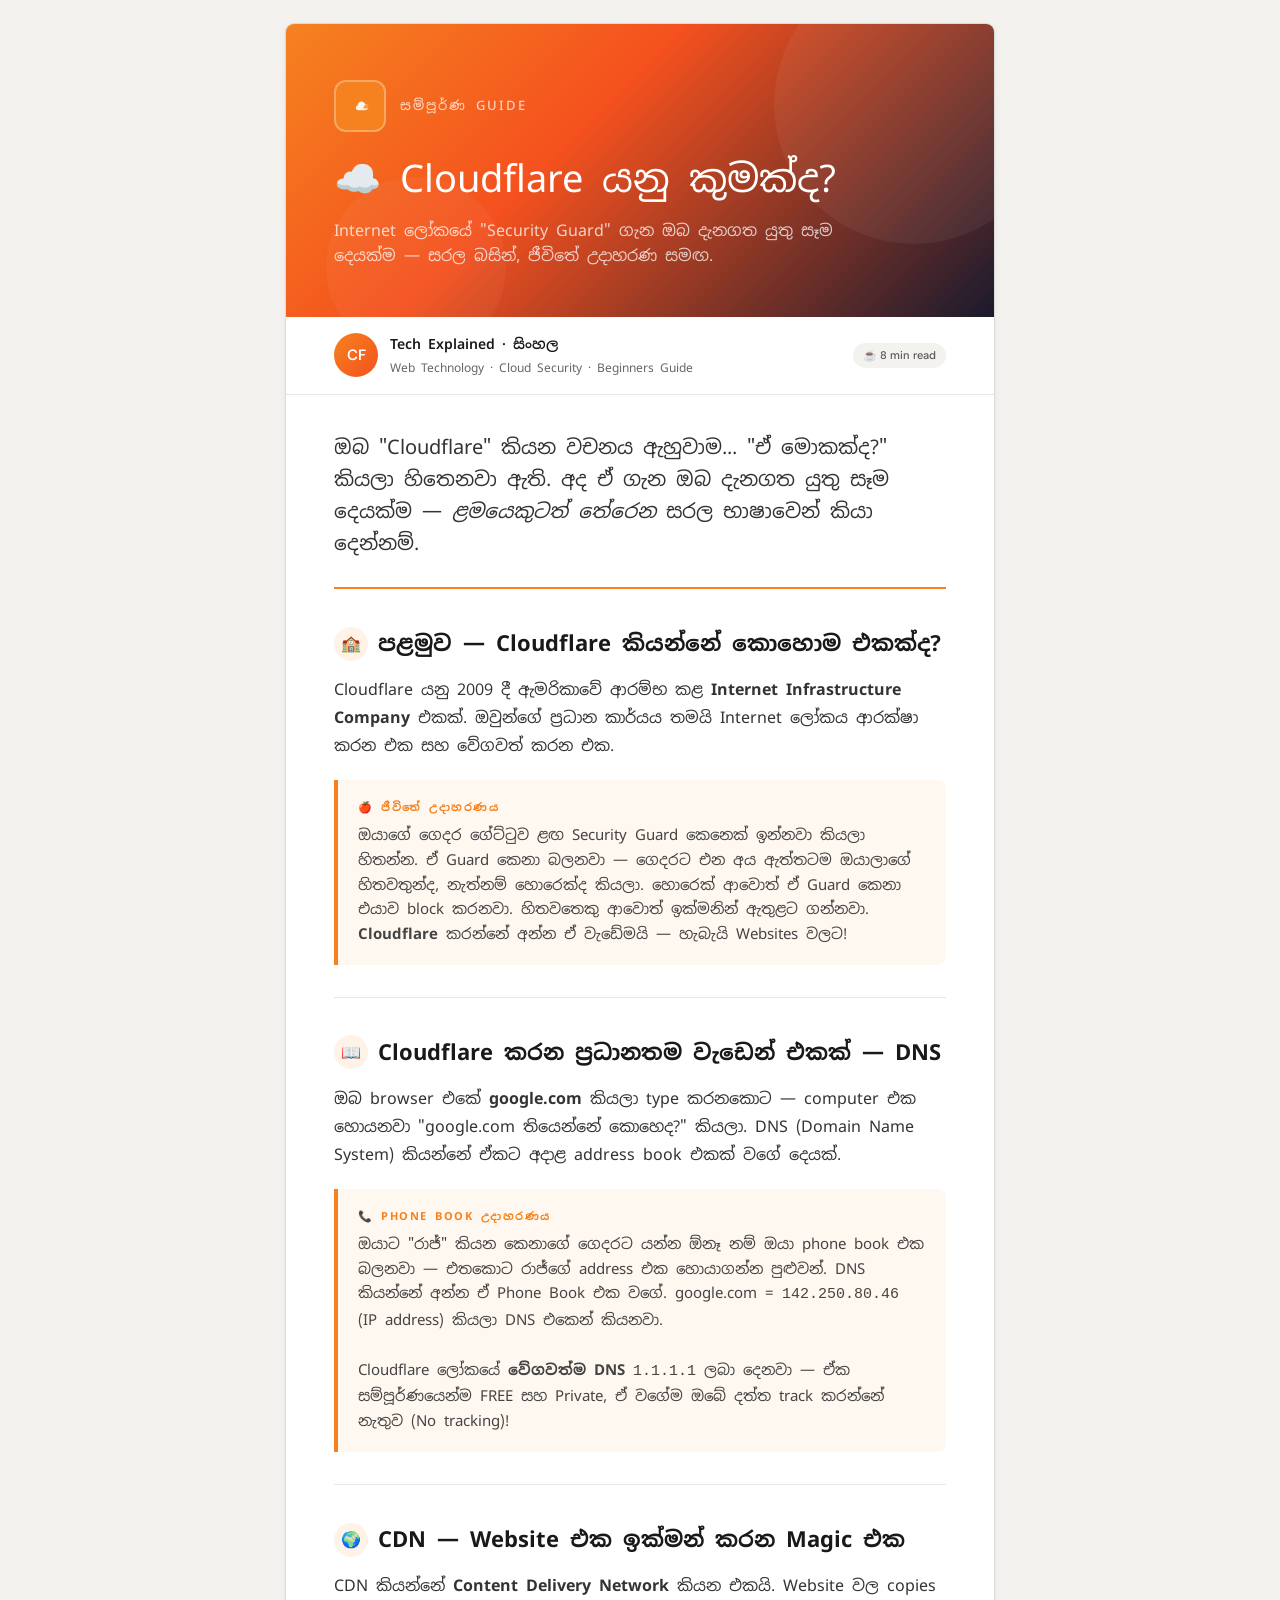
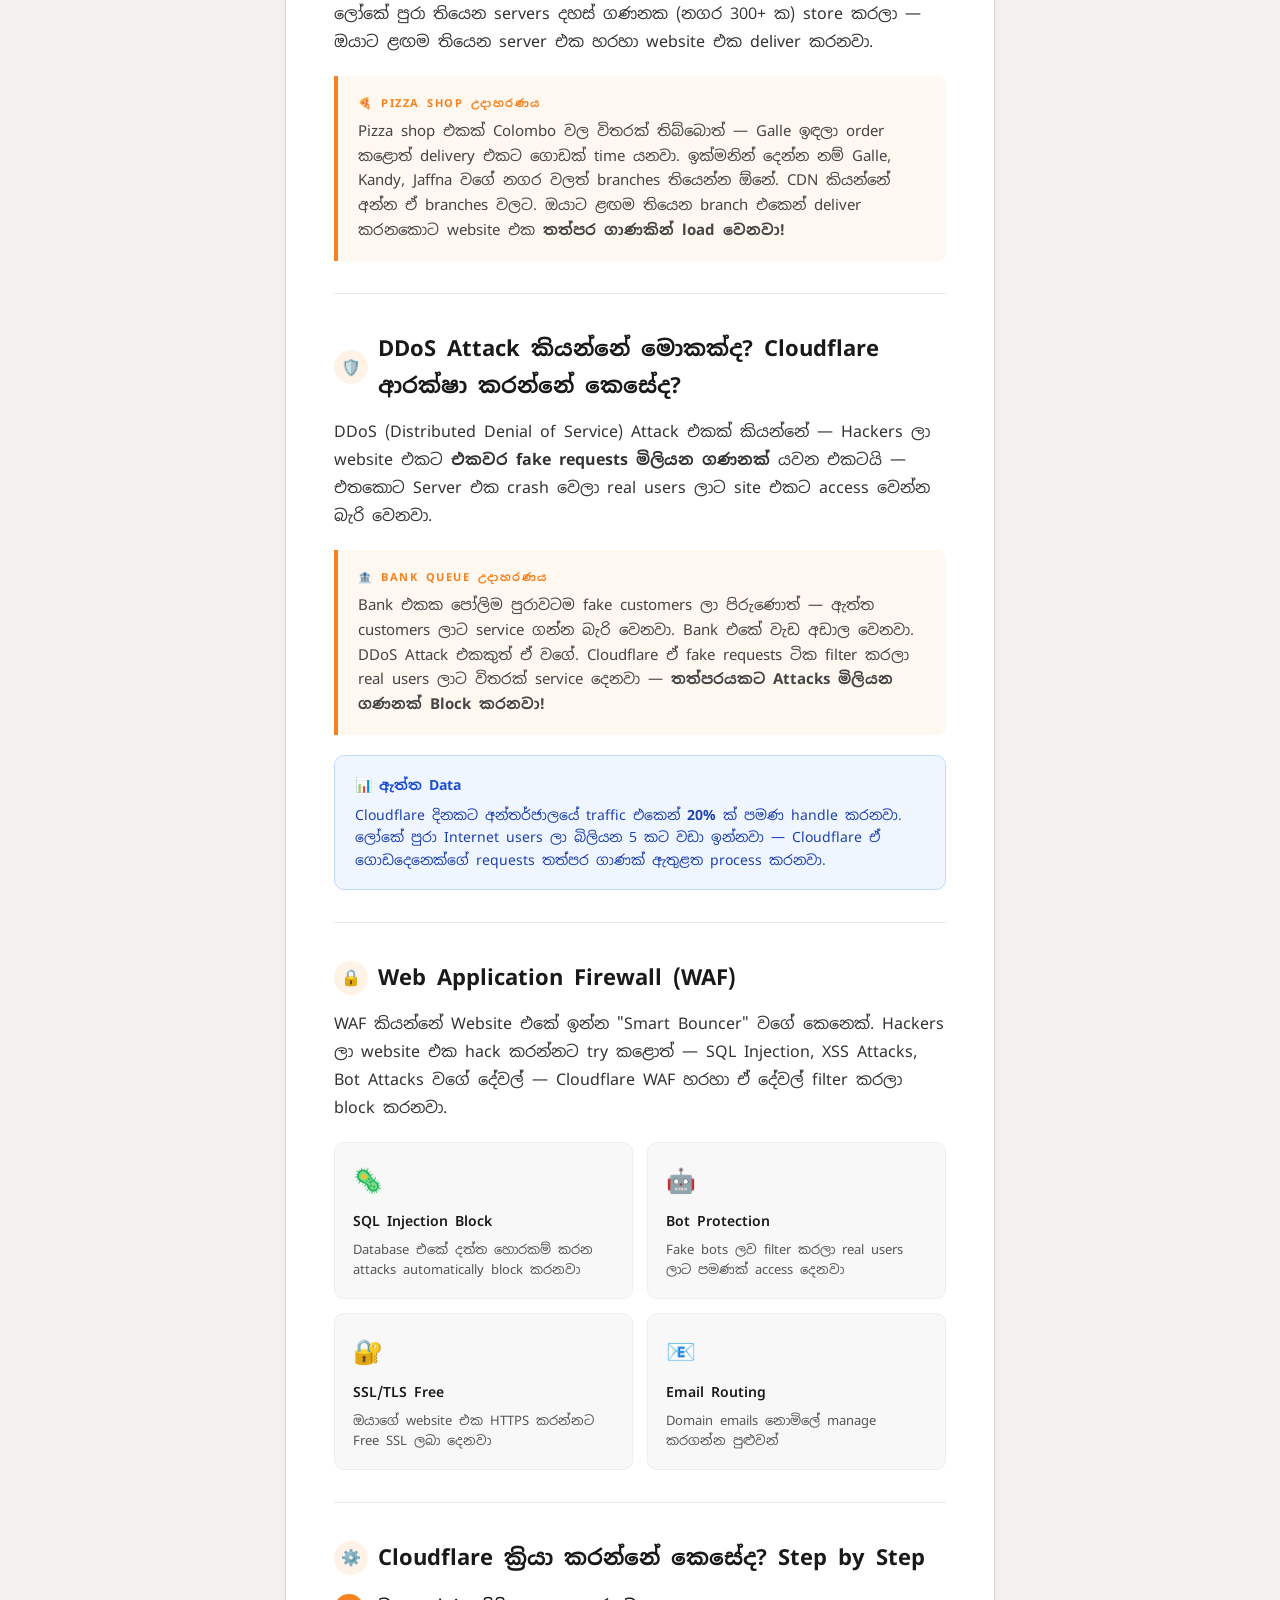
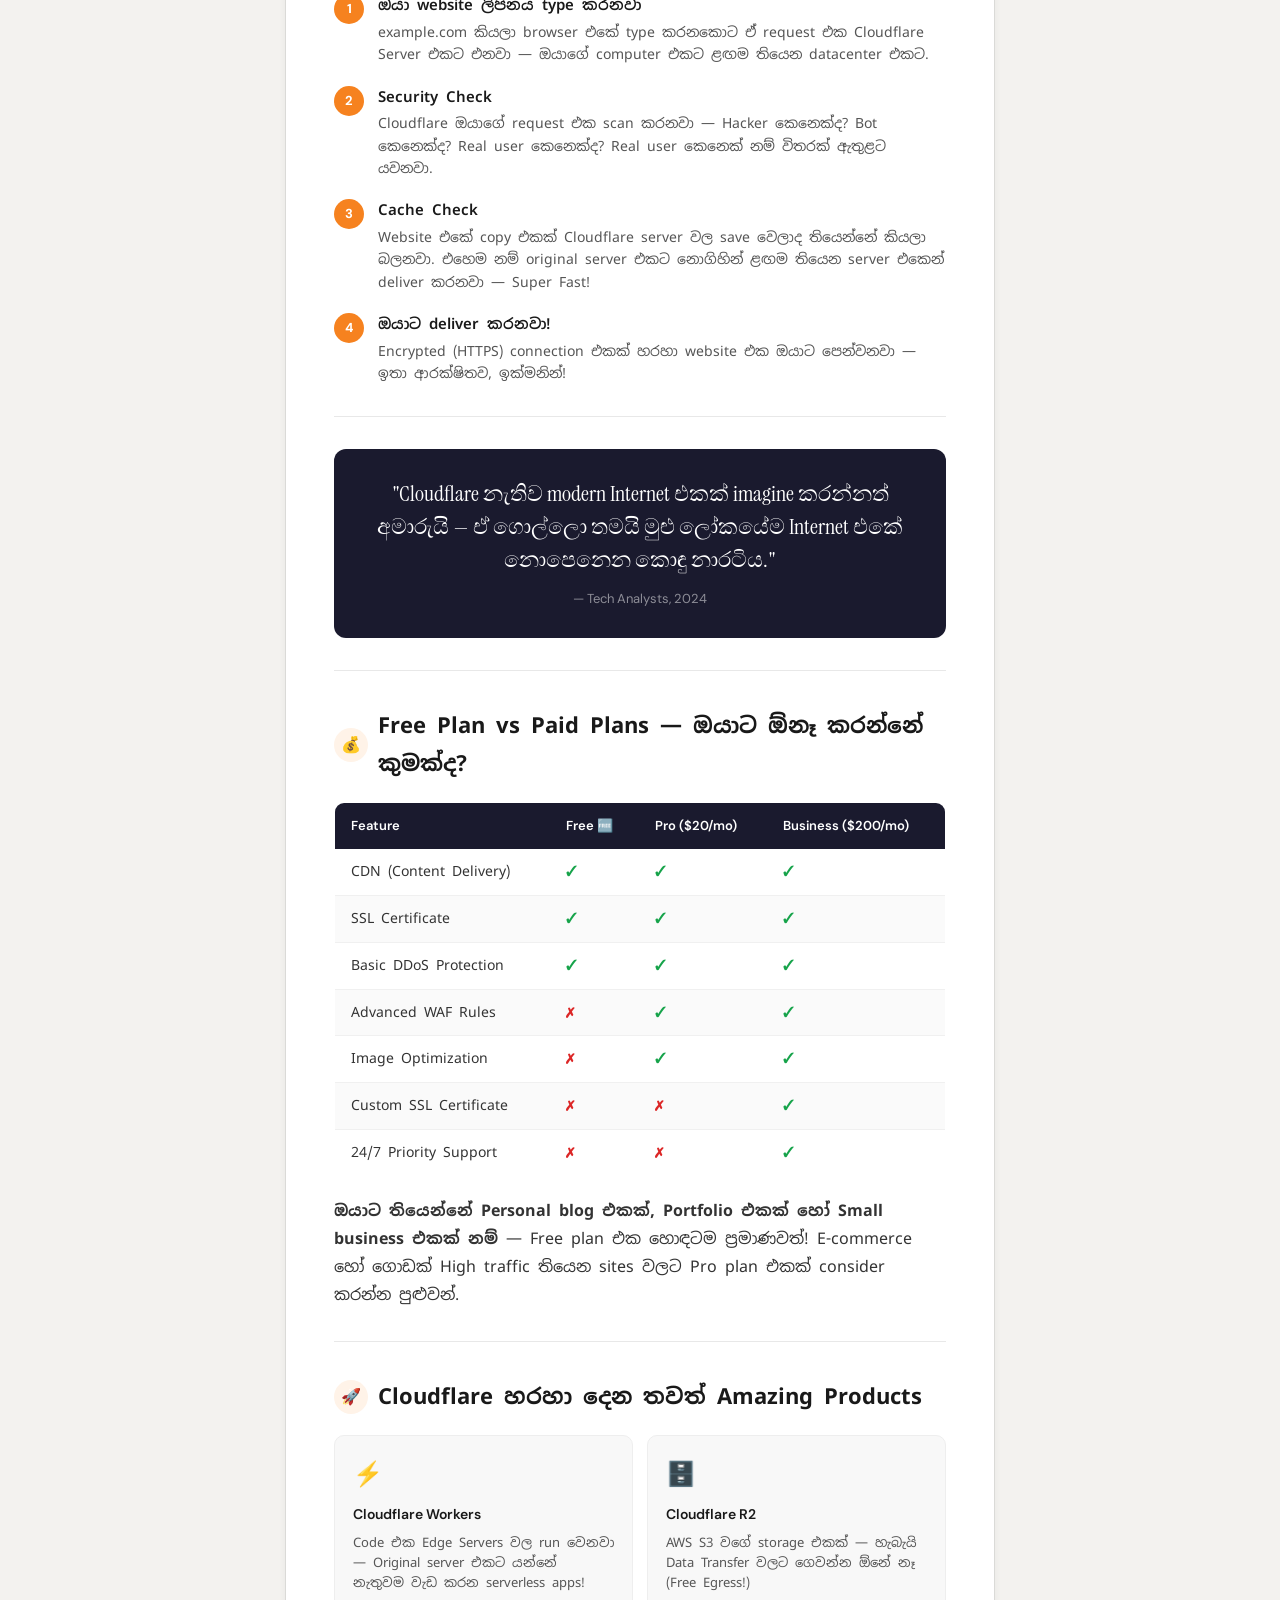
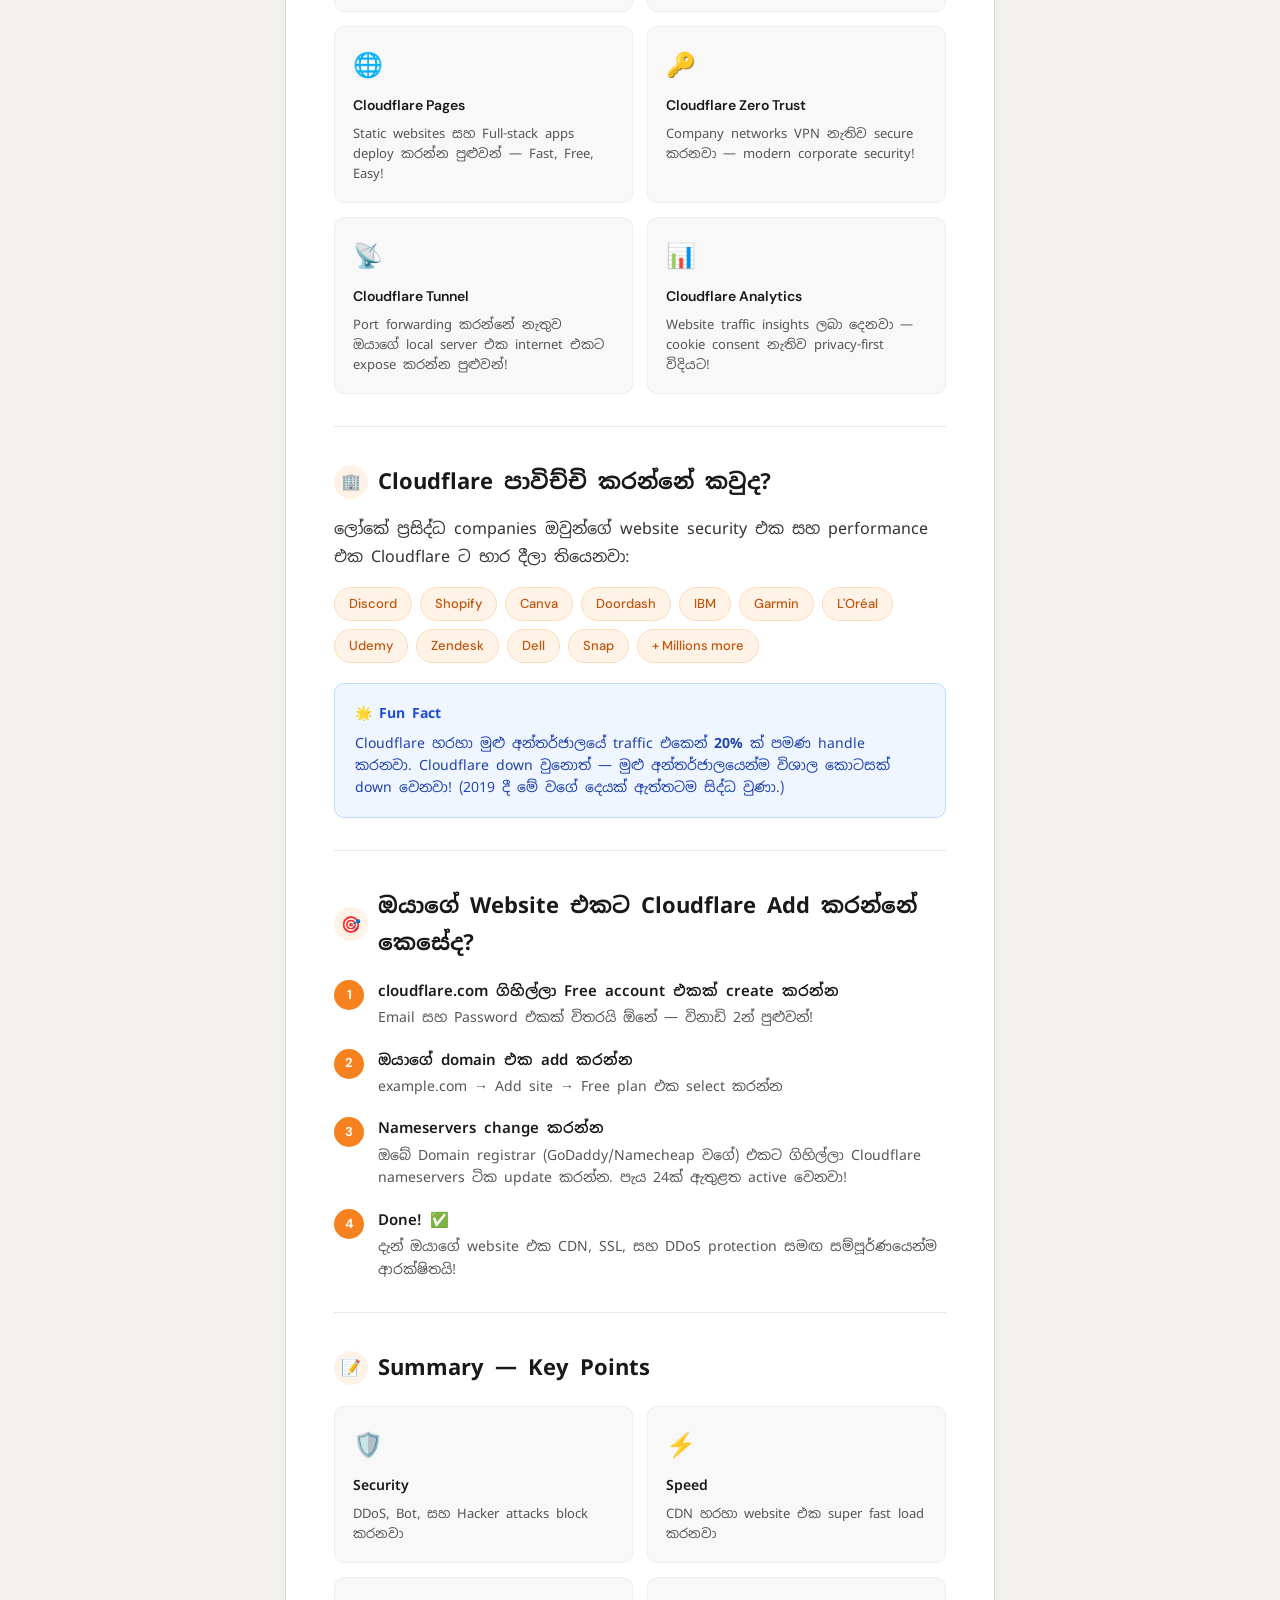
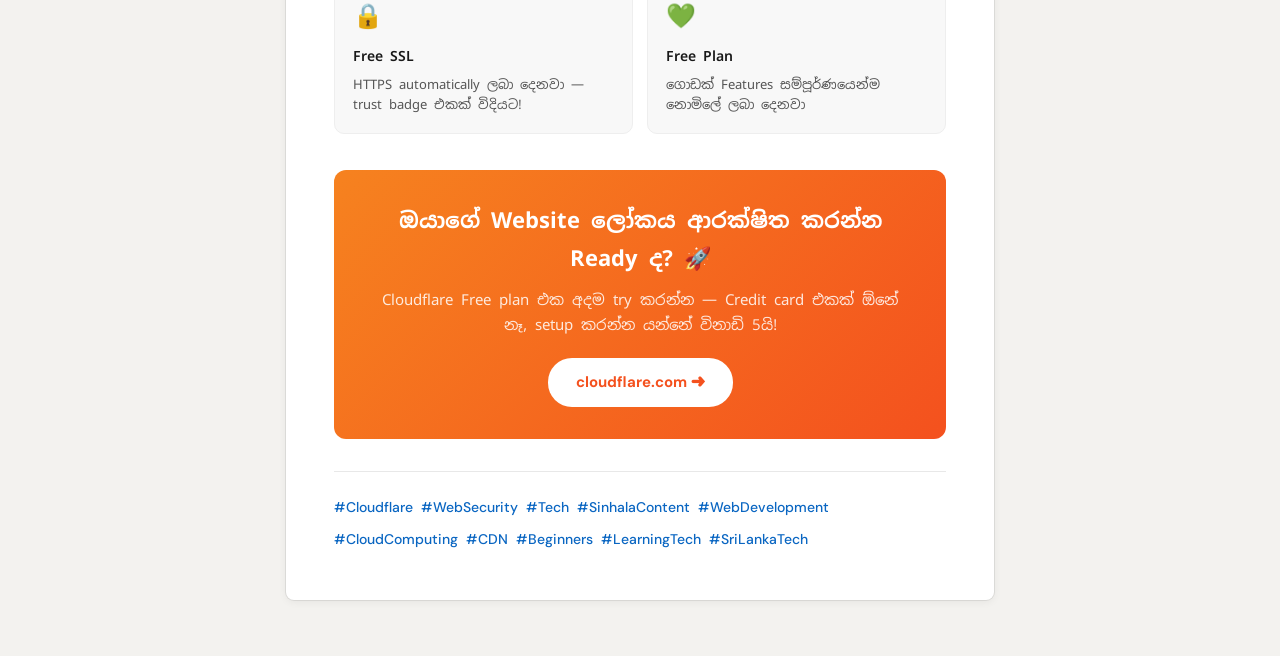
<file: index.html>
<!DOCTYPE html>
<html lang="si">

<head>
  <meta charset="UTF-8">
  <meta name="viewport" content="width=device-width, initial-scale=1.0">
  <title>Cloudflare සම්පූර්ණ Guide | LinkedIn Article</title>
  <link
    href="https://fonts.googleapis.com/css2?family=Noto+Sans+Sinhala:wght@300;400;500;600;700&family=Instrument+Serif:ital@0;1&family=DM+Sans:wght@300;400;500;600&display=swap"
    rel="stylesheet">
  <link rel="stylesheet" href="./css/style.css">
</head>

<body>
  <div class="page-wrapper">
    <div class="article-card">

      <div class="hero-banner">
        <div class="cloudflare-logo-area">
          <div class="cf-icon">
            <svg viewBox="0 0 100 60" fill="none" xmlns="http://www.w3.org/2000/svg">
              <path
                d="M67.5 42.5C72.5 42.5 76.5 38.5 76.5 33.5C76.5 28.5 72.5 24.5 67.5 24.5C67 24.5 66.5 24.5 66 24.6C64.5 19.5 59.8 16 54.5 16C48 16 42.7 21 42.7 27.5C42.7 27.8 42.7 28.1 42.8 28.4C39.5 29.2 37 32.2 37 35.8C37 40 40.5 43.5 44.8 43.5L67.5 43.5V42.5Z"
                fill="white" opacity="0.9" />
              <path
                d="M76 38C78.2 38 80 36.2 80 34C80 31.8 78.2 30 76 30L75.5 30C74.7 27.2 72.1 25.2 69.2 25.2C65.8 25.2 63.2 27.8 63.2 31.2C63.2 31.4 63.2 31.6 63.2 31.8C61.7 32.2 60.6 33.6 60.6 35.2C60.6 36.8 61.8 38 63.4 38L76 38Z"
                fill="rgba(246,130,31,0.8)" />
            </svg>
          </div>
          <div class="brand-label sinhala-text">සම්පූර්ණ Guide</div>
        </div>
        <h1 class="hero-title sinhala-text">☁️ Cloudflare යනු කුමක්ද?</h1>
        <p class="hero-subtitle sinhala-text">Internet ලෝකයේ "Security Guard" ගැන ඔබ දැනගත යුතු සෑම දෙයක්ම — සරල බසින්,
          ජීවිතේ උදාහරණ සමඟ.</p>
      </div>

      <div class="author-bar">
        <div class="author-avatar">CF</div>
        <div class="author-info">
          <div class="author-name sinhala-text">Tech Explained · සිංහල</div>
          <div class="author-meta sinhala-text">Web Technology · Cloud Security · Beginners Guide</div>
        </div>
        <div class="stats-row">
          <span class="stat-pill">☕ 8 min read</span>
        </div>
      </div>

      <div class="article-body">

        <p class="lead-text sinhala-text">
          ඔබ "Cloudflare" කියන වචනය ඇහුවාම... "ඒ මොකක්ද?" කියලා හිතෙනවා ඇති.
          අද ඒ ගැන ඔබ දැනගත යුතු සෑම දෙයක්ම —
          <em>ළමයෙකුටත් තේරෙන</em> සරල භාෂාවෙන් කියා දෙන්නම්.
        </p>

        <h2 class="section-title">
          <span class="icon-circle">🏫</span>
          <span class="sinhala-text">පළමුව — Cloudflare කියන්නේ කොහොම එකක්ද?</span>
        </h2>

        <p class="body-text sinhala-text">
          Cloudflare යනු 2009 දී ඇමරිකාවේ ආරම්භ කළ <strong>Internet Infrastructure Company</strong> එකක්.
          ඔවුන්ගේ ප්‍රධාන කාර්යය තමයි Internet ලෝකය ආරක්ෂා කරන එක සහ වේගවත් කරන එක.
        </p>

        <div class="analogy-box">
          <div class="analogy-label sinhala-text">🍎 ජීවිතේ උදාහරණය</div>
          <p class="sinhala-text">
            ඔයාගේ ගෙදර ගේට්ටුව ළඟ Security Guard කෙනෙක් ඉන්නවා කියලා හිතන්න.
            ඒ Guard කෙනා බලනවා — ගෙදරට එන අය ඇත්තටම ඔයාලාගේ හිතවතුන්ද,
            නැත්නම් හොරෙක්ද කියලා. හොරෙක් ආවොත් ඒ Guard කෙනා එයාව block කරනවා.
            හිතවතෙකු ආවොත් ඉක්මනින් ඇතුළට ගන්නවා. <strong>Cloudflare</strong> කරන්නේ අන්න ඒ වැඩේමයි —
            හැබැයි Websites වලට!
          </p>
        </div>

        <hr class="section-divider">

        <h2 class="section-title">
          <span class="icon-circle">📖</span>
          <span class="sinhala-text">Cloudflare කරන ප්‍රධානතම වැඩෙන් එකක් — DNS</span>
        </h2>

        <p class="body-text sinhala-text">
          ඔබ browser එකේ <strong>google.com</strong> කියලා type කරනකොට — computer එක හොයනවා
          "google.com තියෙන්නේ කොහෙද?" කියලා. DNS (Domain Name System) කියන්නේ ඒකට අදාළ address book එකක් වගේ දෙයක්.
        </p>

        <div class="analogy-box">
          <div class="analogy-label sinhala-text">📞 Phone Book උදාහරණය</div>
          <p class="sinhala-text">
            ඔයාට "රාජ්" කියන කෙනාගේ ගෙදරට යන්න ඕනෑ නම් ඔයා phone book එක බලනවා —
            එතකොට රාජ්ගේ address එක හොයාගන්න පුළුවන්. DNS කියන්නේ අන්න ඒ Phone Book එක වගේ.
            google.com = <code>142.250.80.46</code> (IP address) කියලා DNS එකෙන් කියනවා.
            <br><br>
            Cloudflare ලෝකයේ <strong>වේගවත්ම DNS</strong> <code>1.1.1.1</code> ලබා දෙනවා —
            ඒක සම්පූර්ණයෙන්ම FREE සහ Private, ඒ වගේම ඔබේ දත්ත track කරන්නේ නැතුව (No tracking)!
          </p>
        </div>

        <hr class="section-divider">

        <h2 class="section-title">
          <span class="icon-circle">🌍</span>
          <span class="sinhala-text">CDN — Website එක ඉක්මන් කරන Magic එක</span>
        </h2>

        <p class="body-text sinhala-text">
          CDN කියන්නේ <strong>Content Delivery Network</strong> කියන එකයි. Website වල copies ලෝකේ පුරා තියෙන
          servers දහස් ගණනක (නගර 300+ ක) store කරලා —
          ඔයාට ළඟම තියෙන server එක හරහා website එක deliver කරනවා.
        </p>

        <div class="analogy-box">
          <div class="analogy-label sinhala-text">🍕 Pizza Shop උදාහරණය</div>
          <p class="sinhala-text">
            Pizza shop එකක් Colombo වල විතරක් තිබ්බොත් — Galle ඉඳලා order කළොත්
            delivery එකට ගොඩක් time යනවා. ඉක්මනින් දෙන්න නම් Galle, Kandy, Jaffna වගේ නගර වලත්
            branches තියෙන්න ඕනේ. CDN කියන්නේ අන්න ඒ branches වලට. ඔයාට ළඟම තියෙන branch එකෙන් deliver කරනකොට
            website එක <strong>තත්පර ගාණකින් load වෙනවා!</strong>
          </p>
        </div>

        <hr class="section-divider">

        <h2 class="section-title">
          <span class="icon-circle">🛡️</span>
          <span class="sinhala-text">DDoS Attack කියන්නේ මොකක්ද? Cloudflare ආරක්ෂා කරන්නේ කෙසේද?</span>
        </h2>

        <p class="body-text sinhala-text">
          DDoS (Distributed Denial of Service) Attack එකක් කියන්නේ — Hackers ලා website එකට
          <strong>එකවර fake requests මිලියන ගණනක්</strong> යවන එකටයි — එතකොට Server එක crash වෙලා
          real users ලාට site එකට access වෙන්න බැරි වෙනවා.
        </p>

        <div class="analogy-box">
          <div class="analogy-label sinhala-text">🏦 Bank Queue උදාහරණය</div>
          <p class="sinhala-text">
            Bank එකක පෝලිම පුරාවටම fake customers ලා පිරුණොත් —
            ඇත්ත customers ලාට service ගන්න බැරි වෙනවා. Bank එකේ වැඩ අඩාල වෙනවා.
            DDoS Attack එකකුත් ඒ වගේ. Cloudflare ඒ fake requests ටික filter කරලා
            real users ලාට විතරක් service දෙනවා — <strong>තත්පරයකට Attacks මිලියන ගණනක් Block කරනවා!</strong>
          </p>
        </div>

        <div class="info-box">
          <div class="info-title sinhala-text">📊 ඇත්ත Data</div>
          <p class="sinhala-text">
            Cloudflare දිනකට අන්තර්ජාලයේ traffic එකෙන් <strong>20%</strong> ක් පමණ handle කරනවා.
            ලෝකේ පුරා Internet users ලා බිලියන 5 කට වඩා ඉන්නවා — Cloudflare ඒ ගොඩදෙනෙක්ගේ requests
            තත්පර ගාණක් ඇතුළත process කරනවා.
          </p>
        </div>

        <hr class="section-divider">

        <h2 class="section-title">
          <span class="icon-circle">🔒</span>
          <span class="sinhala-text">Web Application Firewall (WAF)</span>
        </h2>

        <p class="body-text sinhala-text">
          WAF කියන්නේ Website එකේ ඉන්න "Smart Bouncer" වගේ කෙනෙක්. Hackers ලා
          website එක hack කරන්නට try කළොත් — SQL Injection, XSS Attacks,
          Bot Attacks වගේ දේවල් — Cloudflare WAF හරහා ඒ දේවල් filter කරලා block කරනවා.
        </p>

        <div class="feature-grid">
          <div class="feature-card">
            <div class="f-icon">🦠</div>
            <div class="f-title sinhala-text">SQL Injection Block</div>
            <div class="f-desc sinhala-text">Database එකේ දත්ත හොරකම් කරන attacks automatically block කරනවා</div>
          </div>
          <div class="feature-card">
            <div class="f-icon">🤖</div>
            <div class="f-title sinhala-text">Bot Protection</div>
            <div class="f-desc sinhala-text">Fake bots ලව filter කරලා real users ලාට පමණක් access දෙනවා</div>
          </div>
          <div class="feature-card">
            <div class="f-icon">🔐</div>
            <div class="f-title sinhala-text">SSL/TLS Free</div>
            <div class="f-desc sinhala-text">ඔයාගේ website එක HTTPS කරන්නට Free SSL ලබා දෙනවා</div>
          </div>
          <div class="feature-card">
            <div class="f-icon">📧</div>
            <div class="f-title sinhala-text">Email Routing</div>
            <div class="f-desc sinhala-text">Domain emails නොමිලේ manage කරගන්න පුළුවන්</div>
          </div>
        </div>

        <hr class="section-divider">

        <h2 class="section-title">
          <span class="icon-circle">⚙️</span>
          <span class="sinhala-text">Cloudflare ක්‍රියා කරන්නේ කෙසේද? Step by Step</span>
        </h2>

        <ul class="steps-list">
          <li>
            <div class="step-num">1</div>
            <div class="step-content">
              <div class="step-title sinhala-text">ඔයා website ලිපිනය type කරනවා</div>
              <div class="step-desc sinhala-text">example.com කියලා browser එකේ type කරනකොට ඒ request එක Cloudflare
                Server එකට එනවා — ඔයාගේ computer එකට ළඟම තියෙන datacenter එකට.</div>
            </div>
          </li>
          <li>
            <div class="step-num">2</div>
            <div class="step-content">
              <div class="step-title sinhala-text">Security Check</div>
              <div class="step-desc sinhala-text">Cloudflare ඔයාගේ request එක scan කරනවා — Hacker කෙනෙක්ද? Bot කෙනෙක්ද?
                Real user කෙනෙක්ද? Real user කෙනෙක් නම් විතරක් ඇතුළට යවනවා.</div>
            </div>
          </li>
          <li>
            <div class="step-num">3</div>
            <div class="step-content">
              <div class="step-title sinhala-text">Cache Check</div>
              <div class="step-desc sinhala-text">Website එකේ copy එකක් Cloudflare server වල save වෙලාද තියෙන්නේ කියලා
                බලනවා. එහෙම නම් original server එකට නොගිහින් ළඟම තියෙන server එකෙන් deliver කරනවා — Super Fast!</div>
            </div>
          </li>
          <li>
            <div class="step-num">4</div>
            <div class="step-content">
              <div class="step-title sinhala-text">ඔයාට deliver කරනවා!</div>
              <div class="step-desc sinhala-text">Encrypted (HTTPS) connection එකක් හරහා website එක ඔයාට පෙන්වනවා — ඉතා
                ආරක්ෂිතව, ඉක්මනින්!</div>
            </div>
          </li>
        </ul>

        <hr class="section-divider">

        <div class="big-quote">
          <p class="sinhala-text">"Cloudflare නැතිව modern Internet එකක් imagine කරන්නත් අමාරුයි — ඒ ගොල්ලො තමයි මුළු
            ලෝකයේම Internet එකේ නොපෙනෙන කොඳු නාරටිය."</p>
          <div class="quote-source">— Tech Analysts, 2024</div>
        </div>

        <hr class="section-divider">

        <h2 class="section-title">
          <span class="icon-circle">💰</span>
          <span class="sinhala-text">Free Plan vs Paid Plans — ඔයාට ඕනෑ කරන්නේ කුමක්ද?</span>
        </h2>

        <table class="compare-table">
          <thead>
            <tr>
              <th>Feature</th>
              <th>Free 🆓</th>
              <th>Pro ($20/mo)</th>
              <th>Business ($200/mo)</th>
            </tr>
          </thead>
          <tbody>
            <tr>
              <td class="sinhala-text">CDN (Content Delivery)</td>
              <td><span class="check">✓</span></td>
              <td><span class="check">✓</span></td>
              <td><span class="check">✓</span></td>
            </tr>
            <tr>
              <td class="sinhala-text">SSL Certificate</td>
              <td><span class="check">✓</span></td>
              <td><span class="check">✓</span></td>
              <td><span class="check">✓</span></td>
            </tr>
            <tr>
              <td class="sinhala-text">Basic DDoS Protection</td>
              <td><span class="check">✓</span></td>
              <td><span class="check">✓</span></td>
              <td><span class="check">✓</span></td>
            </tr>
            <tr>
              <td class="sinhala-text">Advanced WAF Rules</td>
              <td><span class="cross">✗</span></td>
              <td><span class="check">✓</span></td>
              <td><span class="check">✓</span></td>
            </tr>
            <tr>
              <td class="sinhala-text">Image Optimization</td>
              <td><span class="cross">✗</span></td>
              <td><span class="check">✓</span></td>
              <td><span class="check">✓</span></td>
            </tr>
            <tr>
              <td class="sinhala-text">Custom SSL Certificate</td>
              <td><span class="cross">✗</span></td>
              <td><span class="cross">✗</span></td>
              <td><span class="check">✓</span></td>
            </tr>
            <tr>
              <td class="sinhala-text">24/7 Priority Support</td>
              <td><span class="cross">✗</span></td>
              <td><span class="cross">✗</span></td>
              <td><span class="check">✓</span></td>
            </tr>
          </tbody>
        </table>

        <p class="body-text sinhala-text">
          <strong>ඔයාට තියෙන්නේ Personal blog එකක්, Portfolio එකක් හෝ Small business එකක් නම්</strong> — Free plan එක
          හොඳටම ප්‍රමාණවත්!
          E-commerce හෝ ගොඩක් High traffic තියෙන sites වලට Pro plan එකක් consider කරන්න පුළුවන්.
        </p>

        <hr class="section-divider">

        <h2 class="section-title">
          <span class="icon-circle">🚀</span>
          <span class="sinhala-text">Cloudflare හරහා දෙන තවත් Amazing Products</span>
        </h2>

        <div class="feature-grid">
          <div class="feature-card">
            <div class="f-icon">⚡</div>
            <div class="f-title">Cloudflare Workers</div>
            <div class="f-desc sinhala-text">Code එක Edge Servers වල run වෙනවා — Original server එකට යන්නේ නැතුවම වැඩ
              කරන serverless apps!</div>
          </div>
          <div class="feature-card">
            <div class="f-icon">🗄️</div>
            <div class="f-title">Cloudflare R2</div>
            <div class="f-desc sinhala-text">AWS S3 වගේ storage එකක් — හැබැයි Data Transfer වලට ගෙවන්න ඕනේ නෑ (Free
              Egress!)</div>
          </div>
          <div class="feature-card">
            <div class="f-icon">🌐</div>
            <div class="f-title">Cloudflare Pages</div>
            <div class="f-desc sinhala-text">Static websites සහ Full-stack apps deploy කරන්න පුළුවන් — Fast, Free, Easy!
            </div>
          </div>
          <div class="feature-card">
            <div class="f-icon">🔑</div>
            <div class="f-title">Cloudflare Zero Trust</div>
            <div class="f-desc sinhala-text">Company networks VPN නැතිව secure කරනවා — modern corporate security!</div>
          </div>
          <div class="feature-card">
            <div class="f-icon">📡</div>
            <div class="f-title">Cloudflare Tunnel</div>
            <div class="f-desc sinhala-text">Port forwarding කරන්නේ නැතුව ඔයාගේ local server එක internet එකට expose
              කරන්න පුළුවන්!</div>
          </div>
          <div class="feature-card">
            <div class="f-icon">📊</div>
            <div class="f-title">Cloudflare Analytics</div>
            <div class="f-desc sinhala-text">Website traffic insights ලබා දෙනවා — cookie consent නැතිව privacy-first
              විදියට!</div>
          </div>
        </div>

        <hr class="section-divider">

        <h2 class="section-title">
          <span class="icon-circle">🏢</span>
          <span class="sinhala-text">Cloudflare පාවිච්චි කරන්නේ කවුද?</span>
        </h2>

        <p class="body-text sinhala-text">
          ලෝකේ ප්‍රසිද්ධ companies ඔවුන්ගේ website security එක සහ performance එක Cloudflare ට භාර දීලා තියෙනවා:
        </p>

        <div class="tag-row">
          <span class="tag">Discord</span>
          <span class="tag">Shopify</span>
          <span class="tag">Canva</span>
          <span class="tag">Doordash</span>
          <span class="tag">IBM</span>
          <span class="tag">Garmin</span>
          <span class="tag">L'Oréal</span>
          <span class="tag">Udemy</span>
          <span class="tag">Zendesk</span>
          <span class="tag">Dell</span>
          <span class="tag">Snap</span>
          <span class="tag">+ Millions more</span>
        </div>

        <div class="info-box">
          <div class="info-title sinhala-text">🌟 Fun Fact</div>
          <p class="sinhala-text">
            Cloudflare හරහා මුළු අන්තර්ජාලයේ traffic එකෙන් <strong>20%</strong> ක් පමණ handle කරනවා.
            Cloudflare down වුනොත් — මුළු අන්තර්ජාලයෙන්ම විශාල කොටසක් down වෙනවා!
            (2019 දී මේ වගේ දෙයක් ඇත්තටම සිද්ධ වුණා.)
          </p>
        </div>

        <hr class="section-divider">

        <h2 class="section-title">
          <span class="icon-circle">🎯</span>
          <span class="sinhala-text">ඔයාගේ Website එකට Cloudflare Add කරන්නේ කෙසේද?</span>
        </h2>

        <ul class="steps-list">
          <li>
            <div class="step-num">1</div>
            <div class="step-content">
              <div class="step-title sinhala-text">cloudflare.com ගිහිල්ලා Free account එකක් create කරන්න</div>
              <div class="step-desc sinhala-text">Email සහ Password එකක් විතරයි ඕනේ — විනාඩි 2න් පුළුවන්!</div>
            </div>
          </li>
          <li>
            <div class="step-num">2</div>
            <div class="step-content">
              <div class="step-title sinhala-text">ඔයාගේ domain එක add කරන්න</div>
              <div class="step-desc sinhala-text">example.com → Add site → Free plan එක select කරන්න</div>
            </div>
          </li>
          <li>
            <div class="step-num">3</div>
            <div class="step-content">
              <div class="step-title sinhala-text">Nameservers change කරන්න</div>
              <div class="step-desc sinhala-text">ඔබේ Domain registrar (GoDaddy/Namecheap වගේ) එකට ගිහිල්ලා Cloudflare
                nameservers ටික update කරන්න. පැය 24ක් ඇතුළත active වෙනවා!</div>
            </div>
          </li>
          <li>
            <div class="step-num">4</div>
            <div class="step-content">
              <div class="step-title sinhala-text">Done! ✅</div>
              <div class="step-desc sinhala-text">දැන් ඔයාගේ website එක CDN, SSL, සහ DDoS protection සමඟ සම්පූර්ණයෙන්ම
                ආරක්ෂිතයි!</div>
            </div>
          </li>
        </ul>

        <hr class="section-divider">

        <h2 class="section-title">
          <span class="icon-circle">📝</span>
          <span class="sinhala-text">Summary — Key Points</span>
        </h2>

        <div class="feature-grid">
          <div class="feature-card">
            <div class="f-icon">🛡️</div>
            <div class="f-title sinhala-text">Security</div>
            <div class="f-desc sinhala-text">DDoS, Bot, සහ Hacker attacks block කරනවා</div>
          </div>
          <div class="feature-card">
            <div class="f-icon">⚡</div>
            <div class="f-title sinhala-text">Speed</div>
            <div class="f-desc sinhala-text">CDN හරහා website එක super fast load කරනවා</div>
          </div>
          <div class="feature-card">
            <div class="f-icon">🔒</div>
            <div class="f-title sinhala-text">Free SSL</div>
            <div class="f-desc sinhala-text">HTTPS automatically ලබා දෙනවා — trust badge එකක් විදියට!</div>
          </div>
          <div class="feature-card">
            <div class="f-icon">💚</div>
            <div class="f-title sinhala-text">Free Plan</div>
            <div class="f-desc sinhala-text">ගොඩක් Features සම්පූර්ණයෙන්ම නොමිලේ ලබා දෙනවා</div>
          </div>
        </div>

        <div class="cta-section">
          <h3 class="sinhala-text">ඔයාගේ Website ලෝකය ආරක්ෂිත කරන්න Ready ද? 🚀</h3>
          <p class="sinhala-text">
            Cloudflare Free plan එක අදම try කරන්න — Credit card එකක් ඕනේ නෑ, setup කරන්න යන්නේ විනාඩි 5යි!
          </p>
          <a href="https://cloudflare.com" class="cta-btn" target="_blank">
            cloudflare.com ➜
          </a>
        </div>

        <div class="hashtag-row">
          <span class="hashtag">#Cloudflare</span>
          <span class="hashtag">#WebSecurity</span>
          <span class="hashtag">#Tech</span>
          <span class="hashtag">#SinhalaContent</span>
          <span class="hashtag">#WebDevelopment</span>
          <span class="hashtag">#CloudComputing</span>
          <span class="hashtag">#CDN</span>
          <span class="hashtag">#Beginners</span>
          <span class="hashtag">#LearningTech</span>
          <span class="hashtag">#SriLankaTech</span>
        </div>

      </div>
    </div>
  </div>
</body>

</html>
</file>
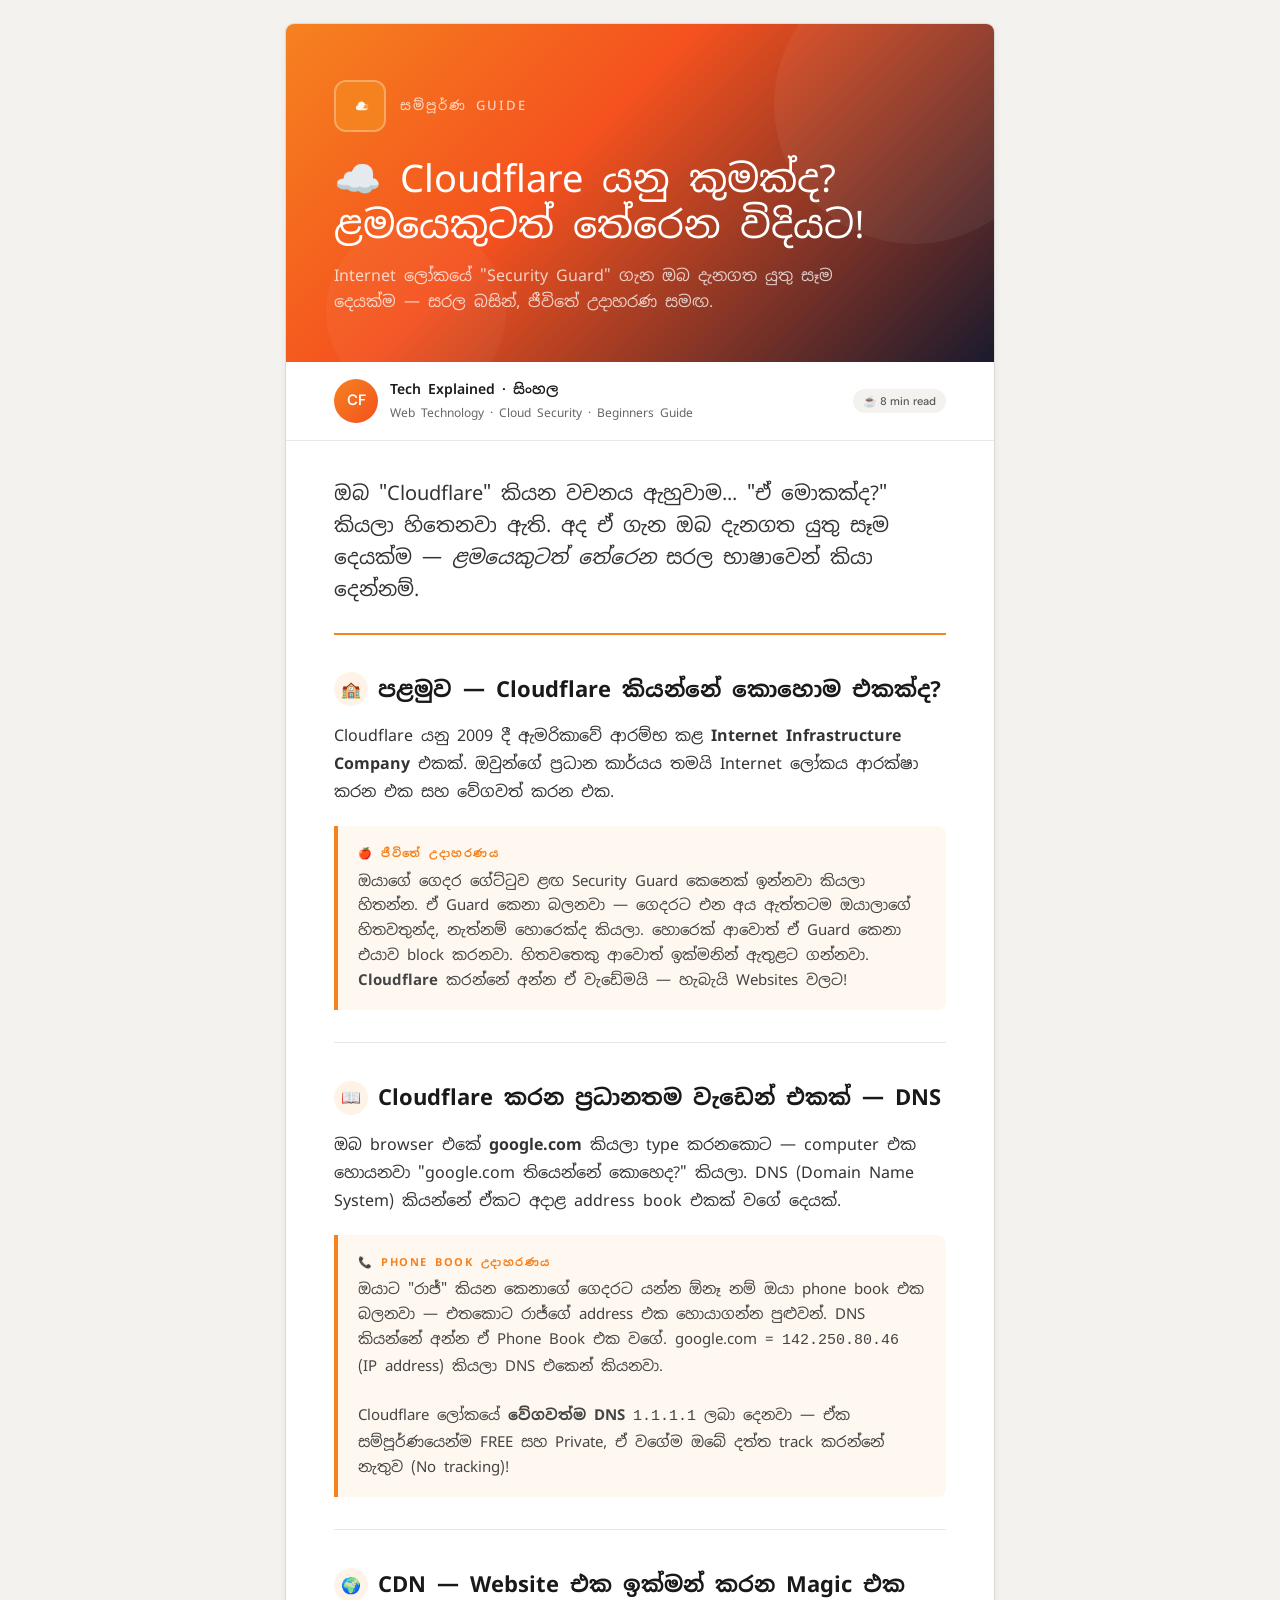
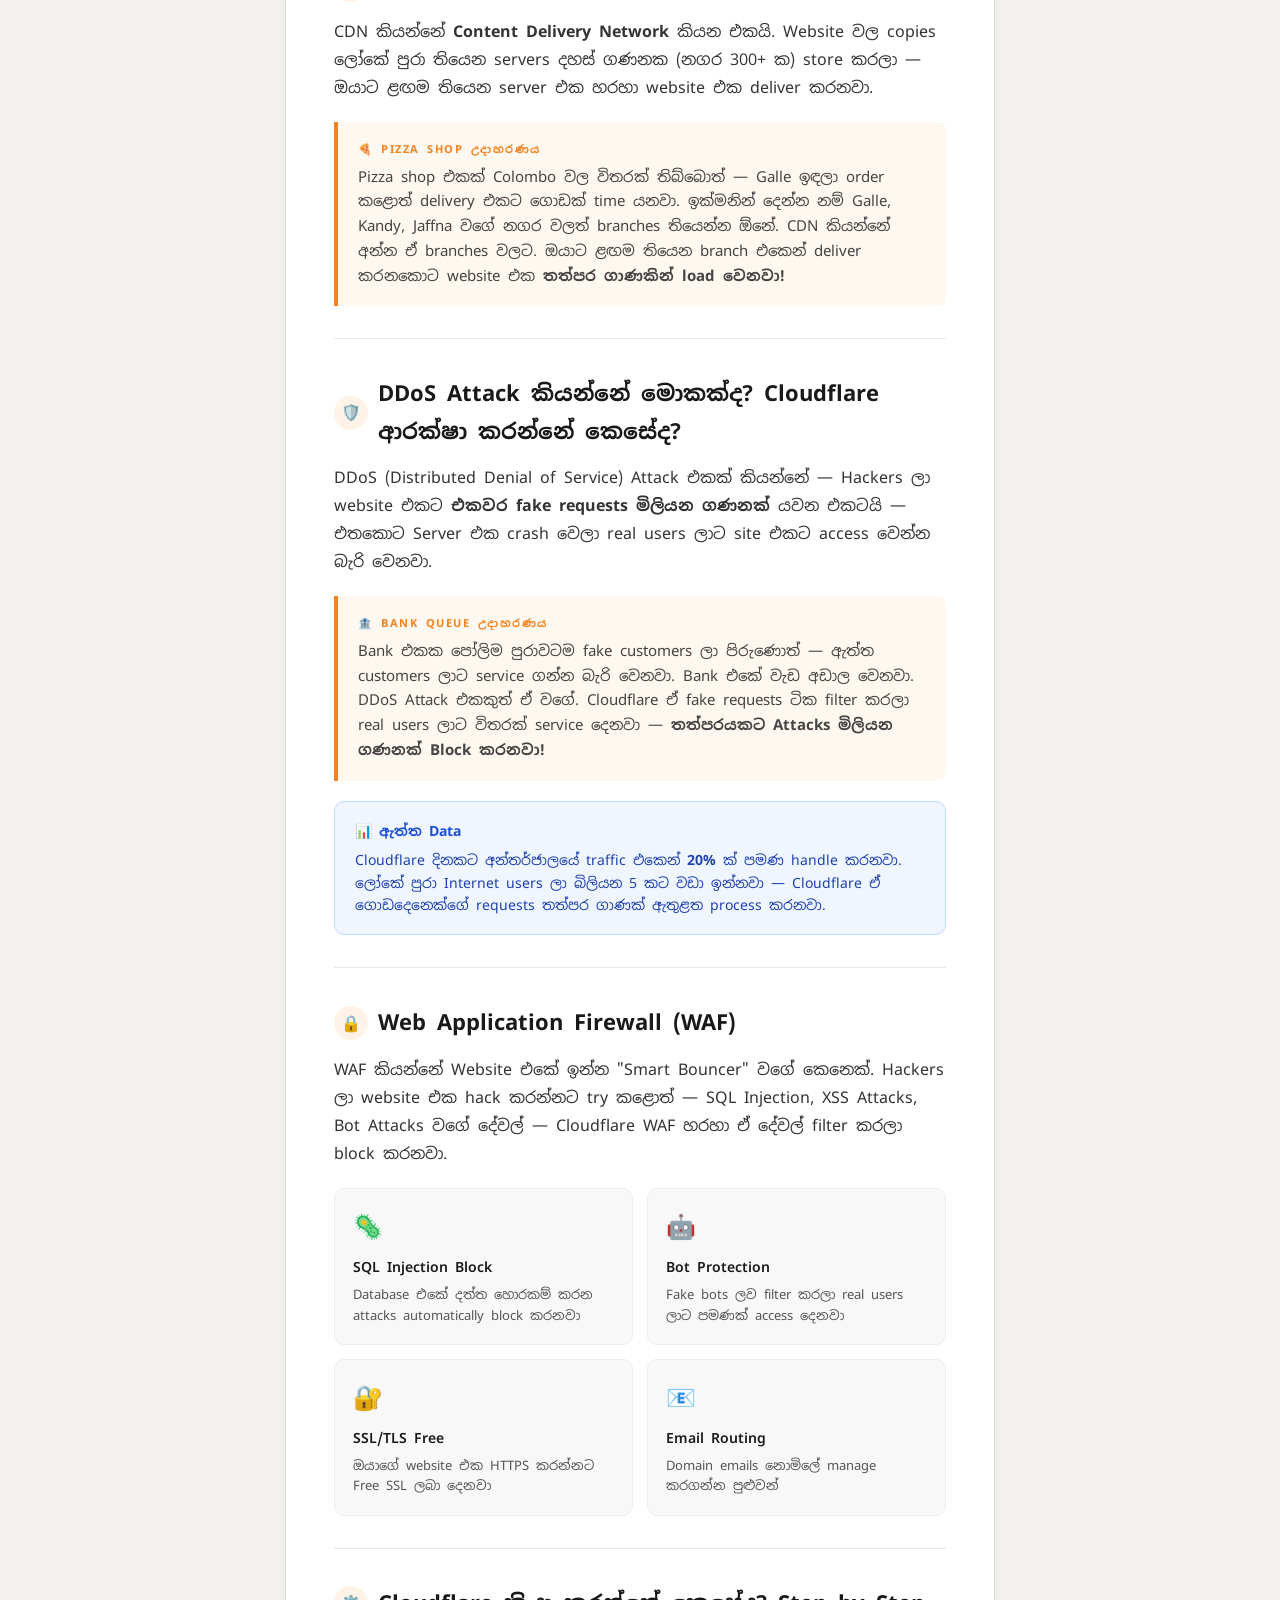
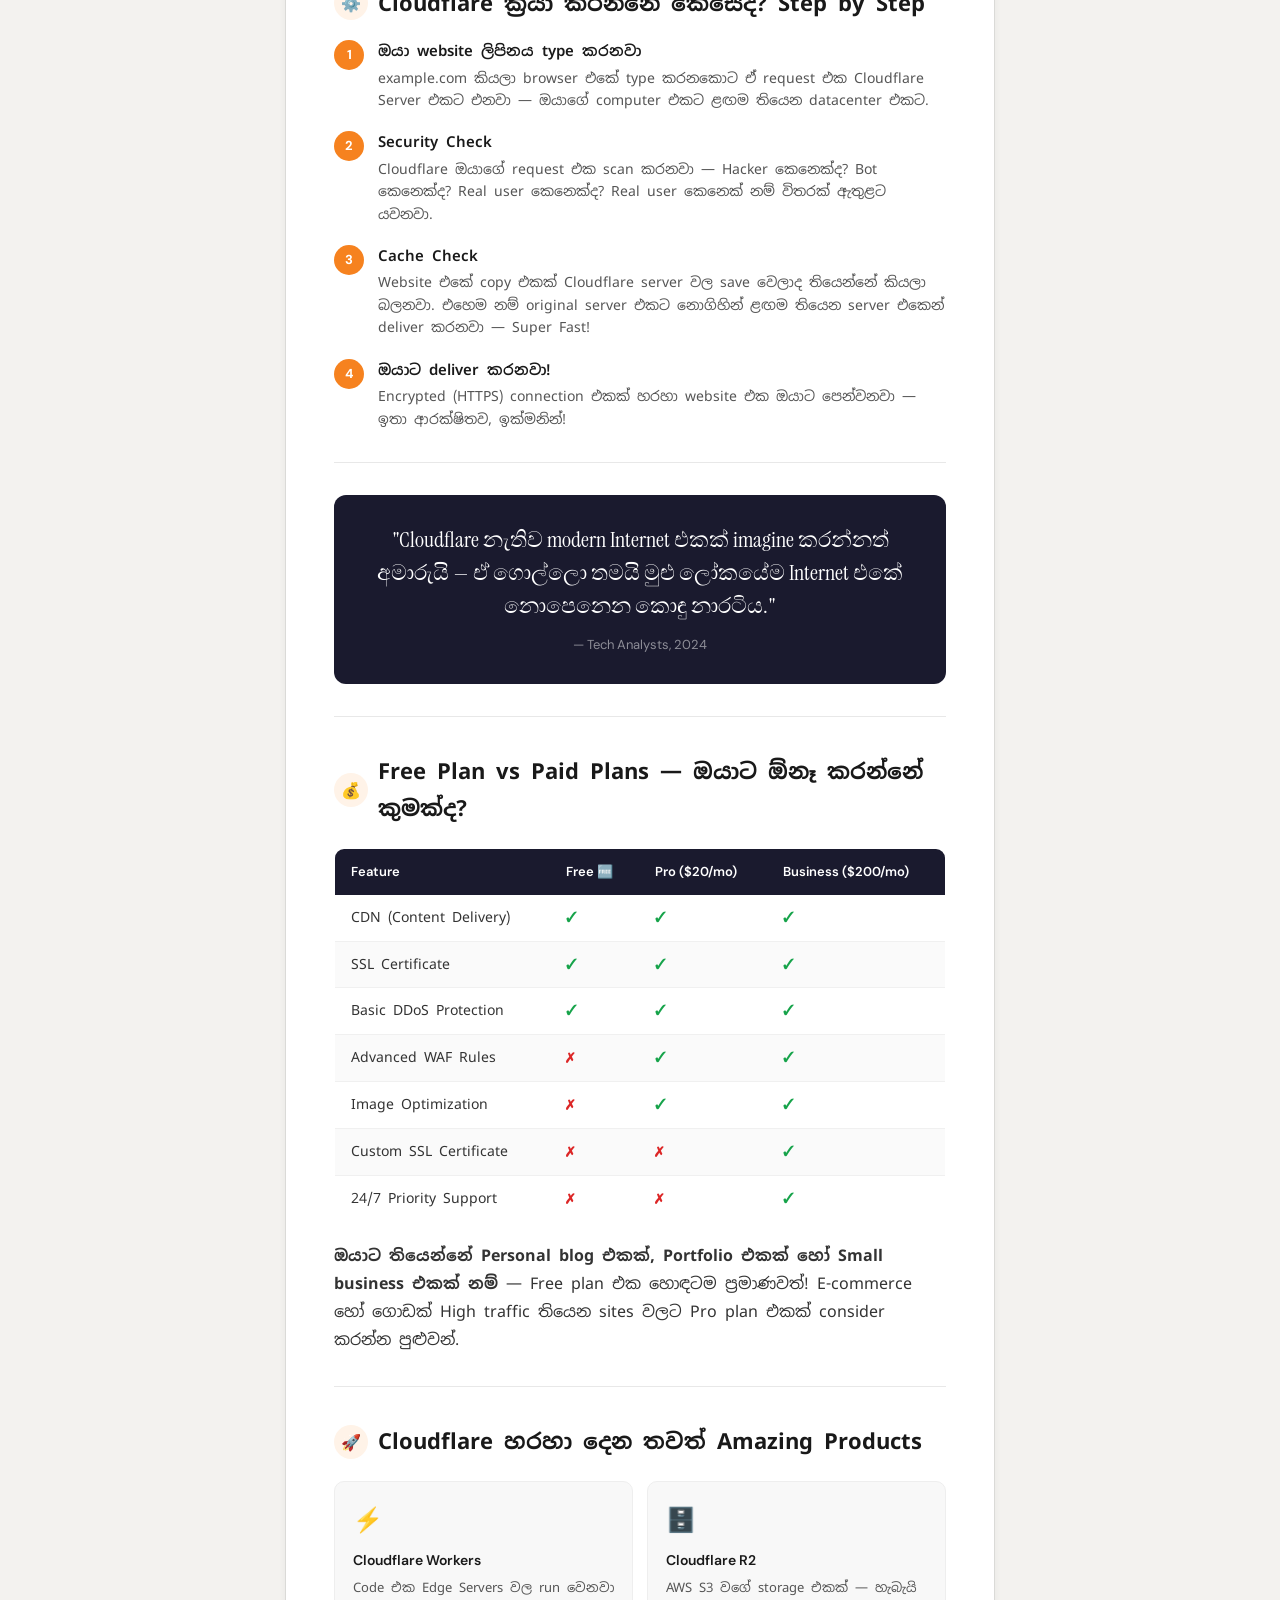
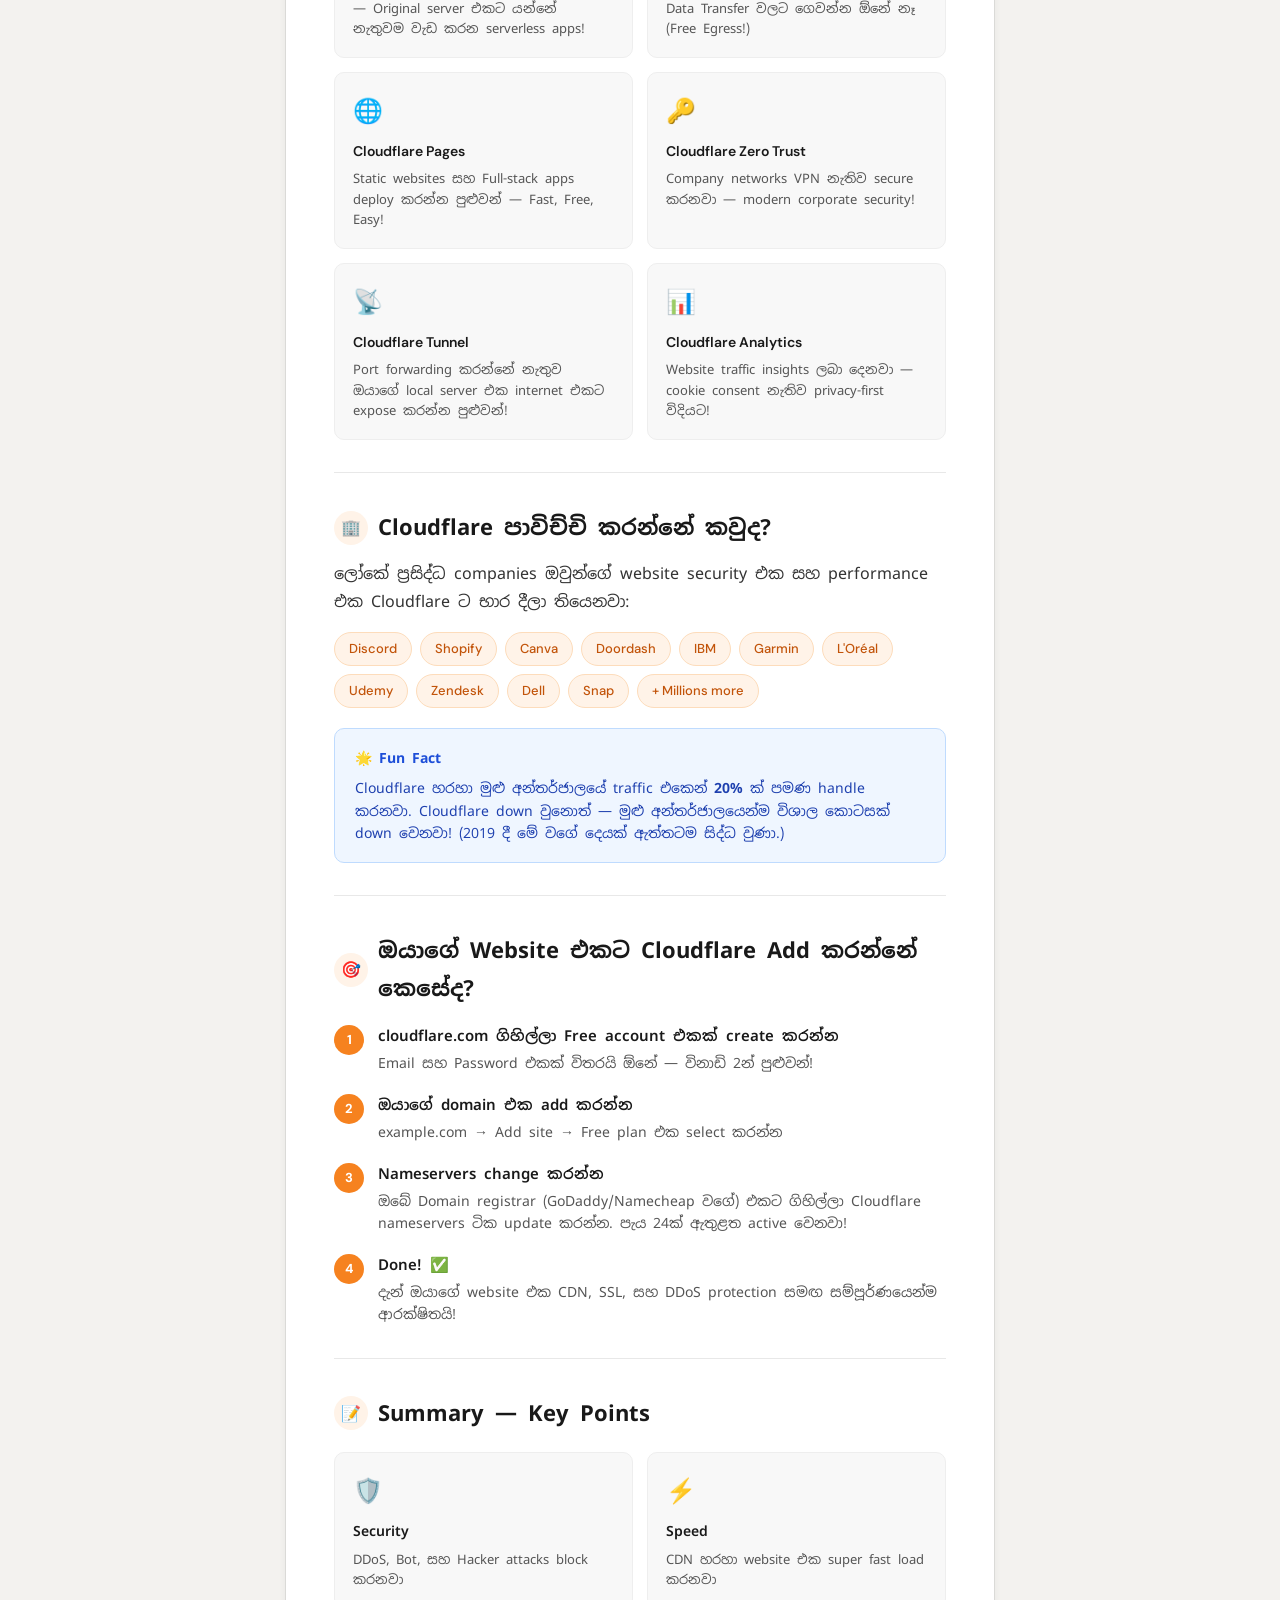
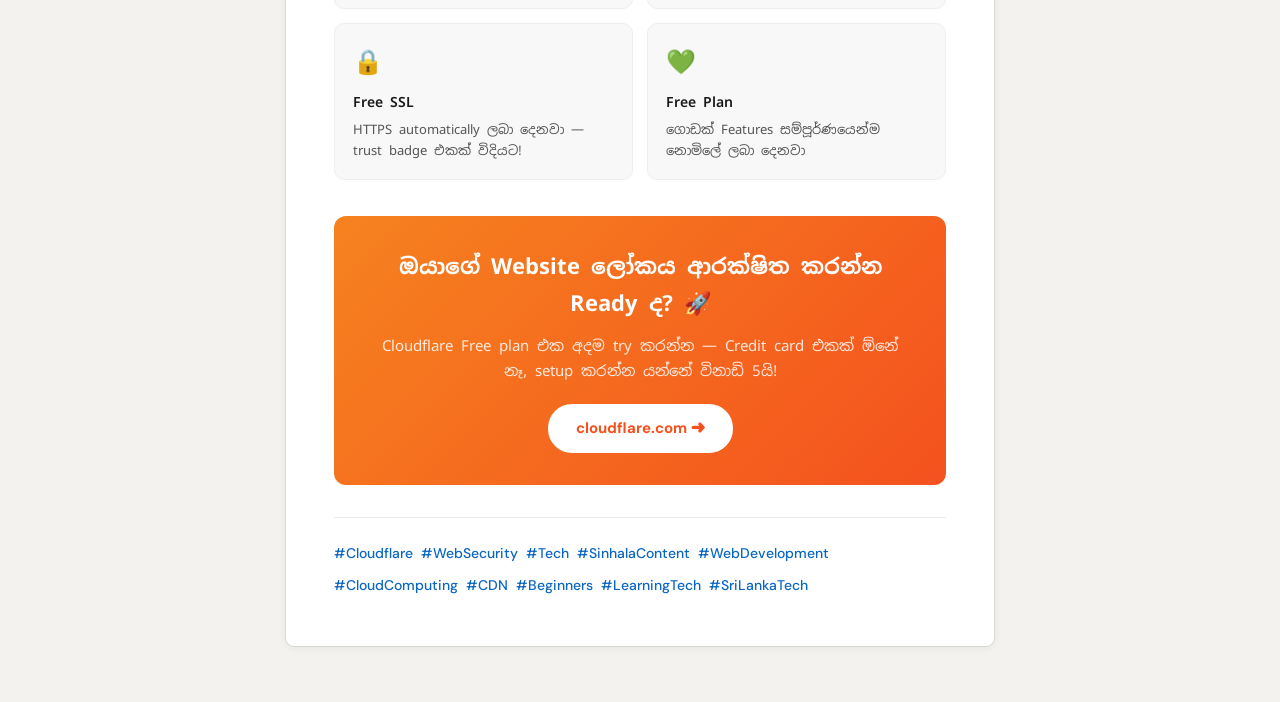
<file: cloudfare.html>
<!DOCTYPE html>
<html lang="si">
<head>
<meta charset="UTF-8">
<meta name="viewport" content="width=device-width, initial-scale=1.0">
<title>Cloudflare සම්පූර්ණ Guide | LinkedIn Article</title>
<link href="https://fonts.googleapis.com/css2?family=Noto+Sans+Sinhala:wght@300;400;500;600;700&family=Instrument+Serif:ital@0;1&family=DM+Sans:wght@300;400;500;600&display=swap" rel="stylesheet">
<style>
  *, *::before, *::after { box-sizing: border-box; margin: 0; padding: 0; }

  body {
    font-family: 'DM Sans', sans-serif;
    background: #f3f2ef;
    color: #191919;
    line-height: 1.7;
  }

  .page-wrapper {
    max-width: 740px;
    margin: 0 auto;
    padding: 24px 16px 60px;
  }

  /* LinkedIn-style Article Card */
  .article-card {
    background: #ffffff;
    border-radius: 8px;
    overflow: hidden;
    box-shadow: 0 0 0 1px rgba(0,0,0,0.08), 0 2px 8px rgba(0,0,0,0.06);
  }

  /* Hero Banner */
  .hero-banner {
    background: linear-gradient(135deg, #f6821f 0%, #f4511e 40%, #1a1a2e 100%);
    padding: 56px 48px 48px;
    position: relative;
    overflow: hidden;
  }

  .hero-banner::before {
    content: '';
    position: absolute;
    top: -60px; right: -60px;
    width: 280px; height: 280px;
    border-radius: 50%;
    background: rgba(255,255,255,0.05);
  }

  .hero-banner::after {
    content: '';
    position: absolute;
    bottom: -40px; left: 40px;
    width: 180px; height: 180px;
    border-radius: 50%;
    background: rgba(255,255,255,0.04);
  }

  .cloudflare-logo-area {
    display: flex;
    align-items: center;
    gap: 14px;
    margin-bottom: 24px;
    position: relative; z-index: 1;
  }

  .cf-icon {
    width: 52px; height: 52px;
    background: #f6821f;
    border-radius: 12px;
    display: flex; align-items: center; justify-content: center;
    border: 2px solid rgba(255,255,255,0.3);
  }

  .cf-icon svg { width: 32px; height: 32px; }

  .brand-label {
    font-family: 'DM Sans', sans-serif;
    font-size: 13px;
    font-weight: 500;
    color: rgba(255,255,255,0.7);
    letter-spacing: 2px;
    text-transform: uppercase;
  }

  .hero-title {
    font-family: 'Instrument Serif', serif;
    font-size: 38px;
    font-weight: 400;
    color: #ffffff;
    line-height: 1.2;
    margin-bottom: 16px;
    position: relative; z-index: 1;
  }

  .hero-subtitle {
    font-size: 16px;
    color: rgba(255,255,255,0.75);
    max-width: 520px;
    line-height: 1.6;
    position: relative; z-index: 1;
  }

  /* Author bar */
  .author-bar {
    display: flex;
    align-items: center;
    gap: 12px;
    padding: 16px 48px;
    border-bottom: 1px solid #e8e8e8;
  }

  .author-avatar {
    width: 44px; height: 44px;
    border-radius: 50%;
    background: linear-gradient(135deg, #f6821f, #f4511e);
    display: flex; align-items: center; justify-content: center;
    font-weight: 600; font-size: 15px;
    color: white;
    flex-shrink: 0;
  }

  .author-info { flex: 1; }
  .author-name { font-weight: 600; font-size: 14px; color: #191919; }
  .author-meta { font-size: 12px; color: #666; margin-top: 1px; }

  .stats-row {
    display: flex;
    gap: 20px;
    font-size: 12px;
    color: #666;
    align-items: center;
  }

  .stat-pill {
    background: #f3f2ef;
    border-radius: 20px;
    padding: 3px 10px;
    font-size: 11px;
    color: #555;
    font-weight: 500;
  }

  /* Article content */
  .article-body {
    padding: 36px 48px 48px;
  }

  .lead-text {
    font-family: 'Instrument Serif', serif;
    font-size: 20px;
    color: #333;
    line-height: 1.6;
    margin-bottom: 32px;
    padding-bottom: 28px;
    border-bottom: 2px solid #f6821f;
  }

  /* Section headings */
  h2.section-title {
    font-family: 'DM Sans', sans-serif;
    font-size: 22px;
    font-weight: 700;
    color: #191919;
    margin: 36px 0 14px;
    display: flex;
    align-items: center;
    gap: 10px;
  }

  h2.section-title .icon-circle {
    width: 34px; height: 34px;
    border-radius: 50%;
    background: #fff3e8;
    display: flex; align-items: center; justify-content: center;
    font-size: 16px;
    flex-shrink: 0;
  }

  h3.sub-title {
    font-size: 17px;
    font-weight: 600;
    color: #1a1a1a;
    margin: 24px 0 8px;
  }

  p.body-text {
    font-size: 16px;
    color: #333;
    line-height: 1.75;
    margin-bottom: 14px;
  }

  /* Analogy boxes */
  .analogy-box {
    background: #fff8f0;
    border-left: 4px solid #f6821f;
    border-radius: 0 8px 8px 0;
    padding: 18px 20px;
    margin: 20px 0;
  }

  .analogy-box .analogy-label {
    font-size: 11px;
    font-weight: 700;
    letter-spacing: 1.5px;
    text-transform: uppercase;
    color: #f6821f;
    margin-bottom: 6px;
  }

  .analogy-box p {
    font-size: 15px;
    color: #444;
    line-height: 1.65;
    margin: 0;
  }

  /* Feature grid */
  .feature-grid {
    display: grid;
    grid-template-columns: 1fr 1fr;
    gap: 14px;
    margin: 20px 0;
  }

  .feature-card {
    background: #f8f8f8;
    border-radius: 10px;
    padding: 18px;
    border: 1px solid #eee;
  }

  .feature-card .f-icon {
    font-size: 24px;
    margin-bottom: 8px;
  }

  .feature-card .f-title {
    font-weight: 600;
    font-size: 14px;
    color: #191919;
    margin-bottom: 6px;
  }

  .feature-card .f-desc {
    font-size: 13px;
    color: #555;
    line-height: 1.55;
  }

  /* Timeline / steps */
  .steps-list {
    list-style: none;
    margin: 16px 0;
  }

  .steps-list li {
    display: flex;
    gap: 14px;
    margin-bottom: 18px;
    align-items: flex-start;
  }

  .step-num {
    width: 30px; height: 30px;
    border-radius: 50%;
    background: #f6821f;
    color: white;
    font-size: 13px;
    font-weight: 700;
    display: flex; align-items: center; justify-content: center;
    flex-shrink: 0;
    margin-top: 2px;
  }

  .step-content .step-title {
    font-weight: 600;
    font-size: 15px;
    color: #191919;
    margin-bottom: 3px;
  }

  .step-content .step-desc {
    font-size: 14px;
    color: #555;
    line-height: 1.6;
  }

  /* Highlight quote */
  .big-quote {
    background: #1a1a2e;
    border-radius: 12px;
    padding: 28px 32px;
    margin: 32px 0;
    text-align: center;
  }

  .big-quote p {
    font-family: 'Instrument Serif', serif;
    font-size: 22px;
    color: #fff;
    line-height: 1.5;
    margin: 0;
  }

  .big-quote .quote-source {
    font-size: 13px;
    color: rgba(255,255,255,0.5);
    margin-top: 12px;
    font-family: 'DM Sans', sans-serif;
  }

  /* Comparison table */
  .compare-table {
    width: 100%;
    border-collapse: collapse;
    font-size: 14px;
    margin: 20px 0;
    border-radius: 10px;
    overflow: hidden;
    border: 1px solid #e8e8e8;
  }

  .compare-table th {
    background: #1a1a2e;
    color: #fff;
    padding: 12px 16px;
    text-align: left;
    font-weight: 600;
    font-size: 13px;
  }

  .compare-table td {
    padding: 11px 16px;
    border-bottom: 1px solid #f0f0f0;
    color: #333;
    vertical-align: top;
  }

  .compare-table tr:last-child td { border-bottom: none; }
  .compare-table tr:nth-child(even) td { background: #fafafa; }

  .check { color: #16a34a; font-weight: 700; }
  .cross { color: #dc2626; font-weight: 700; }

  /* Tag pills */
  .tag-row {
    display: flex;
    flex-wrap: wrap;
    gap: 8px;
    margin: 16px 0;
  }

  .tag {
    background: #fff3e8;
    color: #c2540a;
    border-radius: 20px;
    padding: 5px 14px;
    font-size: 13px;
    font-weight: 500;
    border: 1px solid #fddcbb;
  }

  /* Info box */
  .info-box {
    background: #eff6ff;
    border: 1px solid #bfdbfe;
    border-radius: 10px;
    padding: 18px 20px;
    margin: 20px 0;
  }

  .info-box .info-title {
    font-weight: 700;
    font-size: 14px;
    color: #1d4ed8;
    margin-bottom: 6px;
    display: flex;
    align-items: center;
    gap: 6px;
  }

  .info-box p {
    font-size: 14px;
    color: #1e40af;
    line-height: 1.6;
    margin: 0;
  }

  /* CTA section */
  .cta-section {
    background: linear-gradient(135deg, #f6821f 0%, #f4511e 100%);
    border-radius: 12px;
    padding: 32px 36px;
    margin-top: 36px;
    text-align: center;
  }

  .cta-section h3 {
    font-size: 22px;
    font-weight: 700;
    color: #fff;
    margin-bottom: 10px;
  }

  .cta-section p {
    font-size: 15px;
    color: rgba(255,255,255,0.85);
    margin-bottom: 20px;
  }

  .cta-btn {
    display: inline-block;
    background: #fff;
    color: #f4511e;
    border-radius: 24px;
    padding: 12px 28px;
    font-weight: 700;
    font-size: 15px;
    text-decoration: none;
    transition: transform 0.15s;
  }

  .cta-btn:hover { transform: scale(1.03); }

  /* Divider */
  .section-divider {
    border: none;
    border-top: 1px solid #e8e8e8;
    margin: 32px 0;
  }

  /* Hashtag row */
  .hashtag-row {
    display: flex;
    flex-wrap: wrap;
    gap: 8px;
    margin-top: 32px;
    padding-top: 24px;
    border-top: 1px solid #e8e8e8;
  }

  .hashtag {
    font-size: 14px;
    color: #0a66c2;
    font-weight: 500;
  }

  /* Responsive */
  @media (max-width: 600px) {
    .hero-banner { padding: 36px 24px 32px; }
    .author-bar { padding: 14px 24px; }
    .article-body { padding: 28px 24px 36px; }
    .hero-title { font-size: 28px; }
    .feature-grid { grid-template-columns: 1fr; }
    h2.section-title { font-size: 19px; }
  }

  .sinhala-text {
    font-family: 'Noto Sans Sinhala', sans-serif;
  }
</style>
</head>
<body>
<div class="page-wrapper">
  <div class="article-card">

    <div class="hero-banner">
      <div class="cloudflare-logo-area">
        <div class="cf-icon">
          <svg viewBox="0 0 100 60" fill="none" xmlns="http://www.w3.org/2000/svg">
            <path d="M67.5 42.5C72.5 42.5 76.5 38.5 76.5 33.5C76.5 28.5 72.5 24.5 67.5 24.5C67 24.5 66.5 24.5 66 24.6C64.5 19.5 59.8 16 54.5 16C48 16 42.7 21 42.7 27.5C42.7 27.8 42.7 28.1 42.8 28.4C39.5 29.2 37 32.2 37 35.8C37 40 40.5 43.5 44.8 43.5L67.5 43.5V42.5Z" fill="white" opacity="0.9"/>
            <path d="M76 38C78.2 38 80 36.2 80 34C80 31.8 78.2 30 76 30L75.5 30C74.7 27.2 72.1 25.2 69.2 25.2C65.8 25.2 63.2 27.8 63.2 31.2C63.2 31.4 63.2 31.6 63.2 31.8C61.7 32.2 60.6 33.6 60.6 35.2C60.6 36.8 61.8 38 63.4 38L76 38Z" fill="rgba(246,130,31,0.8)"/>
          </svg>
        </div>
        <div class="brand-label sinhala-text">සම්පූර්ණ Guide</div>
      </div>
      <h1 class="hero-title sinhala-text">☁️ Cloudflare යනු කුමක්ද?<br>ළමයෙකුටත් තේරෙන විදියට!</h1>
      <p class="hero-subtitle sinhala-text">Internet ලෝකයේ "Security Guard" ගැන ඔබ දැනගත යුතු සෑම දෙයක්ම — සරල බසින්, ජීවිතේ උදාහරණ සමඟ.</p>
    </div>

    <div class="author-bar">
      <div class="author-avatar">CF</div>
      <div class="author-info">
        <div class="author-name sinhala-text">Tech Explained · සිංහල</div>
        <div class="author-meta sinhala-text">Web Technology · Cloud Security · Beginners Guide</div>
      </div>
      <div class="stats-row">
        <span class="stat-pill">☕ 8 min read</span>
      </div>
    </div>

    <div class="article-body">

      <p class="lead-text sinhala-text">
        ඔබ "Cloudflare" කියන වචනය ඇහුවාම... "ඒ මොකක්ද?" කියලා හිතෙනවා ඇති. 
        අද ඒ ගැන ඔබ දැනගත යුතු සෑම දෙයක්ම — 
        <em>ළමයෙකුටත් තේරෙන</em> සරල භාෂාවෙන් කියා දෙන්නම්.
      </p>

      <h2 class="section-title">
        <span class="icon-circle">🏫</span>
        <span class="sinhala-text">පළමුව — Cloudflare කියන්නේ කොහොම එකක්ද?</span>
      </h2>

      <p class="body-text sinhala-text">
        Cloudflare යනු 2009 දී ඇමරිකාවේ ආරම්භ කළ <strong>Internet Infrastructure Company</strong> එකක්. 
        ඔවුන්ගේ ප්‍රධාන කාර්යය තමයි Internet ලෝකය ආරක්ෂා කරන එක සහ වේගවත් කරන එක.
      </p>

      <div class="analogy-box">
        <div class="analogy-label sinhala-text">🍎 ජීවිතේ උදාහරණය</div>
        <p class="sinhala-text">
          ඔයාගේ ගෙදර ගේට්ටුව ළඟ Security Guard කෙනෙක් ඉන්නවා කියලා හිතන්න. 
          ඒ Guard කෙනා බලනවා — ගෙදරට එන අය ඇත්තටම ඔයාලාගේ හිතවතුන්ද, 
          නැත්නම් හොරෙක්ද කියලා. හොරෙක් ආවොත් ඒ Guard කෙනා එයාව block කරනවා. 
          හිතවතෙකු ආවොත් ඉක්මනින් ඇතුළට ගන්නවා. <strong>Cloudflare</strong> කරන්නේ අන්න ඒ වැඩේමයි — 
          හැබැයි Websites වලට!
        </p>
      </div>

      <hr class="section-divider">

      <h2 class="section-title">
        <span class="icon-circle">📖</span>
        <span class="sinhala-text">Cloudflare කරන ප්‍රධානතම වැඩෙන් එකක් — DNS</span>
      </h2>

      <p class="body-text sinhala-text">
        ඔබ browser එකේ <strong>google.com</strong> කියලා type කරනකොට — computer එක හොයනවා 
        "google.com තියෙන්නේ කොහෙද?" කියලා. DNS (Domain Name System) කියන්නේ ඒකට අදාළ address book එකක් වගේ දෙයක්.
      </p>

      <div class="analogy-box">
        <div class="analogy-label sinhala-text">📞 Phone Book උදාහරණය</div>
        <p class="sinhala-text">
          ඔයාට "රාජ්" කියන කෙනාගේ ගෙදරට යන්න ඕනෑ නම් ඔයා phone book එක බලනවා — 
          එතකොට රාජ්ගේ address එක හොයාගන්න පුළුවන්. DNS කියන්නේ අන්න ඒ Phone Book එක වගේ. 
          google.com = <code>142.250.80.46</code> (IP address) කියලා DNS එකෙන් කියනවා. 
          <br><br>
          Cloudflare ලෝකයේ <strong>වේගවත්ම DNS</strong> <code>1.1.1.1</code> ලබා දෙනවා — 
          ඒක සම්පූර්ණයෙන්ම FREE සහ Private, ඒ වගේම ඔබේ දත්ත track කරන්නේ නැතුව (No tracking)!
        </p>
      </div>

      <hr class="section-divider">

      <h2 class="section-title">
        <span class="icon-circle">🌍</span>
        <span class="sinhala-text">CDN — Website එක ඉක්මන් කරන Magic එක</span>
      </h2>

      <p class="body-text sinhala-text">
        CDN කියන්නේ <strong>Content Delivery Network</strong> කියන එකයි. Website වල copies ලෝකේ පුරා තියෙන 
        servers දහස් ගණනක (නගර 300+ ක) store කරලා — 
        ඔයාට ළඟම තියෙන server එක හරහා website එක deliver කරනවා.
      </p>

      <div class="analogy-box">
        <div class="analogy-label sinhala-text">🍕 Pizza Shop උදාහරණය</div>
        <p class="sinhala-text">
          Pizza shop එකක් Colombo වල විතරක් තිබ්බොත් — Galle ඉඳලා order කළොත් 
          delivery එකට ගොඩක් time යනවා. ඉක්මනින් දෙන්න නම් Galle, Kandy, Jaffna වගේ නගර වලත් 
          branches තියෙන්න ඕනේ. CDN කියන්නේ අන්න ඒ branches වලට. ඔයාට ළඟම තියෙන branch එකෙන් deliver කරනකොට 
          website එක <strong>තත්පර ගාණකින් load වෙනවා!</strong>
        </p>
      </div>

      <hr class="section-divider">

      <h2 class="section-title">
        <span class="icon-circle">🛡️</span>
        <span class="sinhala-text">DDoS Attack කියන්නේ මොකක්ද? Cloudflare ආරක්ෂා කරන්නේ කෙසේද?</span>
      </h2>

      <p class="body-text sinhala-text">
        DDoS (Distributed Denial of Service) Attack එකක් කියන්නේ — Hackers ලා website එකට 
        <strong>එකවර fake requests මිලියන ගණනක්</strong> යවන එකටයි — එතකොට Server එක crash වෙලා 
        real users ලාට site එකට access වෙන්න බැරි වෙනවා.
      </p>

      <div class="analogy-box">
        <div class="analogy-label sinhala-text">🏦 Bank Queue උදාහරණය</div>
        <p class="sinhala-text">
          Bank එකක පෝලිම පුරාවටම fake customers ලා පිරුණොත් — 
          ඇත්ත customers ලාට service ගන්න බැරි වෙනවා. Bank එකේ වැඩ අඩාල වෙනවා. 
          DDoS Attack එකකුත් ඒ වගේ. Cloudflare ඒ fake requests ටික filter කරලා 
          real users ලාට විතරක් service දෙනවා — <strong>තත්පරයකට Attacks මිලියන ගණනක් Block කරනවා!</strong>
        </p>
      </div>

      <div class="info-box">
        <div class="info-title sinhala-text">📊 ඇත්ත Data</div>
        <p class="sinhala-text">
          Cloudflare දිනකට අන්තර්ජාලයේ traffic එකෙන් <strong>20%</strong> ක් පමණ handle කරනවා. 
          ලෝකේ පුරා Internet users ලා බිලියන 5 කට වඩා ඉන්නවා — Cloudflare ඒ ගොඩදෙනෙක්ගේ requests 
          තත්පර ගාණක් ඇතුළත process කරනවා.
        </p>
      </div>

      <hr class="section-divider">

      <h2 class="section-title">
        <span class="icon-circle">🔒</span>
        <span class="sinhala-text">Web Application Firewall (WAF)</span>
      </h2>

      <p class="body-text sinhala-text">
        WAF කියන්නේ Website එකේ ඉන්න "Smart Bouncer" වගේ කෙනෙක්. Hackers ලා 
        website එක hack කරන්නට try කළොත් — SQL Injection, XSS Attacks, 
        Bot Attacks වගේ දේවල් — Cloudflare WAF හරහා ඒ දේවල් filter කරලා block කරනවා.
      </p>

      <div class="feature-grid">
        <div class="feature-card">
          <div class="f-icon">🦠</div>
          <div class="f-title sinhala-text">SQL Injection Block</div>
          <div class="f-desc sinhala-text">Database එකේ දත්ත හොරකම් කරන attacks automatically block කරනවා</div>
        </div>
        <div class="feature-card">
          <div class="f-icon">🤖</div>
          <div class="f-title sinhala-text">Bot Protection</div>
          <div class="f-desc sinhala-text">Fake bots ලව filter කරලා real users ලාට පමණක් access දෙනවා</div>
        </div>
        <div class="feature-card">
          <div class="f-icon">🔐</div>
          <div class="f-title sinhala-text">SSL/TLS Free</div>
          <div class="f-desc sinhala-text">ඔයාගේ website එක HTTPS කරන්නට Free SSL ලබා දෙනවා</div>
        </div>
        <div class="feature-card">
          <div class="f-icon">📧</div>
          <div class="f-title sinhala-text">Email Routing</div>
          <div class="f-desc sinhala-text">Domain emails නොමිලේ manage කරගන්න පුළුවන්</div>
        </div>
      </div>

      <hr class="section-divider">

      <h2 class="section-title">
        <span class="icon-circle">⚙️</span>
        <span class="sinhala-text">Cloudflare ක්‍රියා කරන්නේ කෙසේද? Step by Step</span>
      </h2>

      <ul class="steps-list">
        <li>
          <div class="step-num">1</div>
          <div class="step-content">
            <div class="step-title sinhala-text">ඔයා website ලිපිනය type කරනවා</div>
            <div class="step-desc sinhala-text">example.com කියලා browser එකේ type කරනකොට ඒ request එක Cloudflare Server එකට එනවා — ඔයාගේ computer එකට ළඟම තියෙන datacenter එකට.</div>
          </div>
        </li>
        <li>
          <div class="step-num">2</div>
          <div class="step-content">
            <div class="step-title sinhala-text">Security Check</div>
            <div class="step-desc sinhala-text">Cloudflare ඔයාගේ request එක scan කරනවා — Hacker කෙනෙක්ද? Bot කෙනෙක්ද? Real user කෙනෙක්ද? Real user කෙනෙක් නම් විතරක් ඇතුළට යවනවා.</div>
          </div>
        </li>
        <li>
          <div class="step-num">3</div>
          <div class="step-content">
            <div class="step-title sinhala-text">Cache Check</div>
            <div class="step-desc sinhala-text">Website එකේ copy එකක් Cloudflare server වල save වෙලාද තියෙන්නේ කියලා බලනවා. එහෙම නම් original server එකට නොගිහින් ළඟම තියෙන server එකෙන් deliver කරනවා — Super Fast!</div>
          </div>
        </li>
        <li>
          <div class="step-num">4</div>
          <div class="step-content">
            <div class="step-title sinhala-text">ඔයාට deliver කරනවා!</div>
            <div class="step-desc sinhala-text">Encrypted (HTTPS) connection එකක් හරහා website එක ඔයාට පෙන්වනවා — ඉතා ආරක්ෂිතව, ඉක්මනින්!</div>
          </div>
        </li>
      </ul>

      <hr class="section-divider">

      <div class="big-quote">
        <p class="sinhala-text">"Cloudflare නැතිව modern Internet එකක් imagine කරන්නත් අමාරුයි — ඒ ගොල්ලො තමයි මුළු ලෝකයේම Internet එකේ නොපෙනෙන කොඳු නාරටිය."</p>
        <div class="quote-source">— Tech Analysts, 2024</div>
      </div>

      <hr class="section-divider">

      <h2 class="section-title">
        <span class="icon-circle">💰</span>
        <span class="sinhala-text">Free Plan vs Paid Plans — ඔයාට ඕනෑ කරන්නේ කුමක්ද?</span>
      </h2>

      <table class="compare-table">
        <thead>
          <tr>
            <th>Feature</th>
            <th>Free 🆓</th>
            <th>Pro ($20/mo)</th>
            <th>Business ($200/mo)</th>
          </tr>
        </thead>
        <tbody>
          <tr>
            <td class="sinhala-text">CDN (Content Delivery)</td>
            <td><span class="check">✓</span></td>
            <td><span class="check">✓</span></td>
            <td><span class="check">✓</span></td>
          </tr>
          <tr>
            <td class="sinhala-text">SSL Certificate</td>
            <td><span class="check">✓</span></td>
            <td><span class="check">✓</span></td>
            <td><span class="check">✓</span></td>
          </tr>
          <tr>
            <td class="sinhala-text">Basic DDoS Protection</td>
            <td><span class="check">✓</span></td>
            <td><span class="check">✓</span></td>
            <td><span class="check">✓</span></td>
          </tr>
          <tr>
            <td class="sinhala-text">Advanced WAF Rules</td>
            <td><span class="cross">✗</span></td>
            <td><span class="check">✓</span></td>
            <td><span class="check">✓</span></td>
          </tr>
          <tr>
            <td class="sinhala-text">Image Optimization</td>
            <td><span class="cross">✗</span></td>
            <td><span class="check">✓</span></td>
            <td><span class="check">✓</span></td>
          </tr>
          <tr>
            <td class="sinhala-text">Custom SSL Certificate</td>
            <td><span class="cross">✗</span></td>
            <td><span class="cross">✗</span></td>
            <td><span class="check">✓</span></td>
          </tr>
          <tr>
            <td class="sinhala-text">24/7 Priority Support</td>
            <td><span class="cross">✗</span></td>
            <td><span class="cross">✗</span></td>
            <td><span class="check">✓</span></td>
          </tr>
        </tbody>
      </table>

      <p class="body-text sinhala-text">
        <strong>ඔයාට තියෙන්නේ Personal blog එකක්, Portfolio එකක් හෝ Small business එකක් නම්</strong> — Free plan එක හොඳටම ප්‍රමාණවත්! 
        E-commerce හෝ ගොඩක් High traffic තියෙන sites වලට Pro plan එකක් consider කරන්න පුළුවන්.
      </p>

      <hr class="section-divider">

      <h2 class="section-title">
        <span class="icon-circle">🚀</span>
        <span class="sinhala-text">Cloudflare හරහා දෙන තවත් Amazing Products</span>
      </h2>

      <div class="feature-grid">
        <div class="feature-card">
          <div class="f-icon">⚡</div>
          <div class="f-title">Cloudflare Workers</div>
          <div class="f-desc sinhala-text">Code එක Edge Servers වල run වෙනවා — Original server එකට යන්නේ නැතුවම වැඩ කරන serverless apps!</div>
        </div>
        <div class="feature-card">
          <div class="f-icon">🗄️</div>
          <div class="f-title">Cloudflare R2</div>
          <div class="f-desc sinhala-text">AWS S3 වගේ storage එකක් — හැබැයි Data Transfer වලට ගෙවන්න ඕනේ නෑ (Free Egress!)</div>
        </div>
        <div class="feature-card">
          <div class="f-icon">🌐</div>
          <div class="f-title">Cloudflare Pages</div>
          <div class="f-desc sinhala-text">Static websites සහ Full-stack apps deploy කරන්න පුළුවන් — Fast, Free, Easy!</div>
        </div>
        <div class="feature-card">
          <div class="f-icon">🔑</div>
          <div class="f-title">Cloudflare Zero Trust</div>
          <div class="f-desc sinhala-text">Company networks VPN නැතිව secure කරනවා — modern corporate security!</div>
        </div>
        <div class="feature-card">
          <div class="f-icon">📡</div>
          <div class="f-title">Cloudflare Tunnel</div>
          <div class="f-desc sinhala-text">Port forwarding කරන්නේ නැතුව ඔයාගේ local server එක internet එකට expose කරන්න පුළුවන්!</div>
        </div>
        <div class="feature-card">
          <div class="f-icon">📊</div>
          <div class="f-title">Cloudflare Analytics</div>
          <div class="f-desc sinhala-text">Website traffic insights ලබා දෙනවා — cookie consent නැතිව privacy-first විදියට!</div>
        </div>
      </div>

      <hr class="section-divider">

      <h2 class="section-title">
        <span class="icon-circle">🏢</span>
        <span class="sinhala-text">Cloudflare පාවිච්චි කරන්නේ කවුද?</span>
      </h2>

      <p class="body-text sinhala-text">
        ලෝකේ ප්‍රසිද්ධ companies ඔවුන්ගේ website security එක සහ performance එක Cloudflare ට භාර දීලා තියෙනවා:
      </p>

      <div class="tag-row">
        <span class="tag">Discord</span>
        <span class="tag">Shopify</span>
        <span class="tag">Canva</span>
        <span class="tag">Doordash</span>
        <span class="tag">IBM</span>
        <span class="tag">Garmin</span>
        <span class="tag">L'Oréal</span>
        <span class="tag">Udemy</span>
        <span class="tag">Zendesk</span>
        <span class="tag">Dell</span>
        <span class="tag">Snap</span>
        <span class="tag">+ Millions more</span>
      </div>

      <div class="info-box">
        <div class="info-title sinhala-text">🌟 Fun Fact</div>
        <p class="sinhala-text">
          Cloudflare හරහා මුළු අන්තර්ජාලයේ traffic එකෙන් <strong>20%</strong> ක් පමණ handle කරනවා. 
          Cloudflare down වුනොත් — මුළු අන්තර්ජාලයෙන්ම විශාල කොටසක් down වෙනවා! 
          (2019 දී මේ වගේ දෙයක් ඇත්තටම සිද්ධ වුණා.)
        </p>
      </div>

      <hr class="section-divider">

      <h2 class="section-title">
        <span class="icon-circle">🎯</span>
        <span class="sinhala-text">ඔයාගේ Website එකට Cloudflare Add කරන්නේ කෙසේද?</span>
      </h2>

      <ul class="steps-list">
        <li>
          <div class="step-num">1</div>
          <div class="step-content">
            <div class="step-title sinhala-text">cloudflare.com ගිහිල්ලා Free account එකක් create කරන්න</div>
            <div class="step-desc sinhala-text">Email සහ Password එකක් විතරයි ඕනේ — විනාඩි 2න් පුළුවන්!</div>
          </div>
        </li>
        <li>
          <div class="step-num">2</div>
          <div class="step-content">
            <div class="step-title sinhala-text">ඔයාගේ domain එක add කරන්න</div>
            <div class="step-desc sinhala-text">example.com → Add site → Free plan එක select කරන්න</div>
          </div>
        </li>
        <li>
          <div class="step-num">3</div>
          <div class="step-content">
            <div class="step-title sinhala-text">Nameservers change කරන්න</div>
            <div class="step-desc sinhala-text">ඔබේ Domain registrar (GoDaddy/Namecheap වගේ) එකට ගිහිල්ලා Cloudflare nameservers ටික update කරන්න. පැය 24ක් ඇතුළත active වෙනවා!</div>
          </div>
        </li>
        <li>
          <div class="step-num">4</div>
          <div class="step-content">
            <div class="step-title sinhala-text">Done! ✅</div>
            <div class="step-desc sinhala-text">දැන් ඔයාගේ website එක CDN, SSL, සහ DDoS protection සමඟ සම්පූර්ණයෙන්ම ආරක්ෂිතයි!</div>
          </div>
        </li>
      </ul>

      <hr class="section-divider">

      <h2 class="section-title">
        <span class="icon-circle">📝</span>
        <span class="sinhala-text">Summary — Key Points</span>
      </h2>

      <div class="feature-grid">
        <div class="feature-card">
          <div class="f-icon">🛡️</div>
          <div class="f-title sinhala-text">Security</div>
          <div class="f-desc sinhala-text">DDoS, Bot, සහ Hacker attacks block කරනවා</div>
        </div>
        <div class="feature-card">
          <div class="f-icon">⚡</div>
          <div class="f-title sinhala-text">Speed</div>
          <div class="f-desc sinhala-text">CDN හරහා website එක super fast load කරනවා</div>
        </div>
        <div class="feature-card">
          <div class="f-icon">🔒</div>
          <div class="f-title sinhala-text">Free SSL</div>
          <div class="f-desc sinhala-text">HTTPS automatically ලබා දෙනවා — trust badge එකක් විදියට!</div>
        </div>
        <div class="feature-card">
          <div class="f-icon">💚</div>
          <div class="f-title sinhala-text">Free Plan</div>
          <div class="f-desc sinhala-text">ගොඩක් Features සම්පූර්ණයෙන්ම නොමිලේ ලබා දෙනවා</div>
        </div>
      </div>

      <div class="cta-section">
        <h3 class="sinhala-text">ඔයාගේ Website ලෝකය ආරක්ෂිත කරන්න Ready ද? 🚀</h3>
        <p class="sinhala-text">
          Cloudflare Free plan එක අදම try කරන්න — Credit card එකක් ඕනේ නෑ, setup කරන්න යන්නේ විනාඩි 5යි!
        </p>
        <a href="https://cloudflare.com" class="cta-btn" target="_blank">
          cloudflare.com ➜
        </a>
      </div>

      <div class="hashtag-row">
        <span class="hashtag">#Cloudflare</span>
        <span class="hashtag">#WebSecurity</span>
        <span class="hashtag">#Tech</span>
        <span class="hashtag">#SinhalaContent</span>
        <span class="hashtag">#WebDevelopment</span>
        <span class="hashtag">#CloudComputing</span>
        <span class="hashtag">#CDN</span>
        <span class="hashtag">#Beginners</span>
        <span class="hashtag">#LearningTech</span>
        <span class="hashtag">#SriLankaTech</span>
      </div>

    </div></div></div>
</body>
</html>
</file>
<file: css/style.css>
*,
*::before,
*::after {
    box-sizing: border-box;
    margin: 0;
    padding: 0;
}

body {
    font-family: 'DM Sans', sans-serif;
    background: #f3f2ef;
    color: #191919;
    line-height: 1.7;
}

.page-wrapper {
    max-width: 740px;
    margin: 0 auto;
    padding: 24px 16px 60px;
}

/* LinkedIn-style Article Card */
.article-card {
    background: #ffffff;
    border-radius: 8px;
    overflow: hidden;
    box-shadow: 0 0 0 1px rgba(0, 0, 0, 0.08), 0 2px 8px rgba(0, 0, 0, 0.06);
}

/* Hero Banner */
.hero-banner {
    background: linear-gradient(135deg, #f6821f 0%, #f4511e 40%, #1a1a2e 100%);
    padding: 56px 48px 48px;
    position: relative;
    overflow: hidden;
}

.hero-banner::before {
    content: '';
    position: absolute;
    top: -60px;
    right: -60px;
    width: 280px;
    height: 280px;
    border-radius: 50%;
    background: rgba(255, 255, 255, 0.05);
}

.hero-banner::after {
    content: '';
    position: absolute;
    bottom: -40px;
    left: 40px;
    width: 180px;
    height: 180px;
    border-radius: 50%;
    background: rgba(255, 255, 255, 0.04);
}

.cloudflare-logo-area {
    display: flex;
    align-items: center;
    gap: 14px;
    margin-bottom: 24px;
    position: relative;
    z-index: 1;
}

.cf-icon {
    width: 52px;
    height: 52px;
    background: #f6821f;
    border-radius: 12px;
    display: flex;
    align-items: center;
    justify-content: center;
    border: 2px solid rgba(255, 255, 255, 0.3);
}

.cf-icon svg {
    width: 32px;
    height: 32px;
}

.brand-label {
    font-family: 'DM Sans', sans-serif;
    font-size: 13px;
    font-weight: 500;
    color: rgba(255, 255, 255, 0.7);
    letter-spacing: 2px;
    text-transform: uppercase;
}

.hero-title {
    font-family: 'Instrument Serif', serif;
    font-size: 38px;
    font-weight: 400;
    color: #ffffff;
    line-height: 1.2;
    margin-bottom: 16px;
    position: relative;
    z-index: 1;
}

.hero-subtitle {
    font-size: 16px;
    color: rgba(255, 255, 255, 0.75);
    max-width: 520px;
    line-height: 1.6;
    position: relative;
    z-index: 1;
}

/* Author bar */
.author-bar {
    display: flex;
    align-items: center;
    gap: 12px;
    padding: 16px 48px;
    border-bottom: 1px solid #e8e8e8;
}

.author-avatar {
    width: 44px;
    height: 44px;
    border-radius: 50%;
    background: linear-gradient(135deg, #f6821f, #f4511e);
    display: flex;
    align-items: center;
    justify-content: center;
    font-weight: 600;
    font-size: 15px;
    color: white;
    flex-shrink: 0;
}

.author-info {
    flex: 1;
}

.author-name {
    font-weight: 600;
    font-size: 14px;
    color: #191919;
}

.author-meta {
    font-size: 12px;
    color: #666;
    margin-top: 1px;
}

.stats-row {
    display: flex;
    gap: 20px;
    font-size: 12px;
    color: #666;
    align-items: center;
}

.stat-pill {
    background: #f3f2ef;
    border-radius: 20px;
    padding: 3px 10px;
    font-size: 11px;
    color: #555;
    font-weight: 500;
}

/* Article content */
.article-body {
    padding: 36px 48px 48px;
}

.lead-text {
    font-family: 'Instrument Serif', serif;
    font-size: 20px;
    color: #333;
    line-height: 1.6;
    margin-bottom: 32px;
    padding-bottom: 28px;
    border-bottom: 2px solid #f6821f;
}

/* Section headings */
h2.section-title {
    font-family: 'DM Sans', sans-serif;
    font-size: 22px;
    font-weight: 700;
    color: #191919;
    margin: 36px 0 14px;
    display: flex;
    align-items: center;
    gap: 10px;
}

h2.section-title .icon-circle {
    width: 34px;
    height: 34px;
    border-radius: 50%;
    background: #fff3e8;
    display: flex;
    align-items: center;
    justify-content: center;
    font-size: 16px;
    flex-shrink: 0;
}

h3.sub-title {
    font-size: 17px;
    font-weight: 600;
    color: #1a1a1a;
    margin: 24px 0 8px;
}

p.body-text {
    font-size: 16px;
    color: #333;
    line-height: 1.75;
    margin-bottom: 14px;
}

/* Analogy boxes */
.analogy-box {
    background: #fff8f0;
    border-left: 4px solid #f6821f;
    border-radius: 0 8px 8px 0;
    padding: 18px 20px;
    margin: 20px 0;
}

.analogy-box .analogy-label {
    font-size: 11px;
    font-weight: 700;
    letter-spacing: 1.5px;
    text-transform: uppercase;
    color: #f6821f;
    margin-bottom: 6px;
}

.analogy-box p {
    font-size: 15px;
    color: #444;
    line-height: 1.65;
    margin: 0;
}

/* Feature grid */
.feature-grid {
    display: grid;
    grid-template-columns: 1fr 1fr;
    gap: 14px;
    margin: 20px 0;
}

.feature-card {
    background: #f8f8f8;
    border-radius: 10px;
    padding: 18px;
    border: 1px solid #eee;
}

.feature-card .f-icon {
    font-size: 24px;
    margin-bottom: 8px;
}

.feature-card .f-title {
    font-weight: 600;
    font-size: 14px;
    color: #191919;
    margin-bottom: 6px;
}

.feature-card .f-desc {
    font-size: 13px;
    color: #555;
    line-height: 1.55;
}

/* Timeline / steps */
.steps-list {
    list-style: none;
    margin: 16px 0;
}

.steps-list li {
    display: flex;
    gap: 14px;
    margin-bottom: 18px;
    align-items: flex-start;
}

.step-num {
    width: 30px;
    height: 30px;
    border-radius: 50%;
    background: #f6821f;
    color: white;
    font-size: 13px;
    font-weight: 700;
    display: flex;
    align-items: center;
    justify-content: center;
    flex-shrink: 0;
    margin-top: 2px;
}

.step-content .step-title {
    font-weight: 600;
    font-size: 15px;
    color: #191919;
    margin-bottom: 3px;
}

.step-content .step-desc {
    font-size: 14px;
    color: #555;
    line-height: 1.6;
}

/* Highlight quote */
.big-quote {
    background: #1a1a2e;
    border-radius: 12px;
    padding: 28px 32px;
    margin: 32px 0;
    text-align: center;
}

.big-quote p {
    font-family: 'Instrument Serif', serif;
    font-size: 22px;
    color: #fff;
    line-height: 1.5;
    margin: 0;
}

.big-quote .quote-source {
    font-size: 13px;
    color: rgba(255, 255, 255, 0.5);
    margin-top: 12px;
    font-family: 'DM Sans', sans-serif;
}

/* Comparison table */
.compare-table {
    width: 100%;
    border-collapse: collapse;
    font-size: 14px;
    margin: 20px 0;
    border-radius: 10px;
    overflow: hidden;
    border: 1px solid #e8e8e8;
}

.compare-table th {
    background: #1a1a2e;
    color: #fff;
    padding: 12px 16px;
    text-align: left;
    font-weight: 600;
    font-size: 13px;
}

.compare-table td {
    padding: 11px 16px;
    border-bottom: 1px solid #f0f0f0;
    color: #333;
    vertical-align: top;
}

.compare-table tr:last-child td {
    border-bottom: none;
}

.compare-table tr:nth-child(even) td {
    background: #fafafa;
}

.check {
    color: #16a34a;
    font-weight: 700;
}

.cross {
    color: #dc2626;
    font-weight: 700;
}

/* Tag pills */
.tag-row {
    display: flex;
    flex-wrap: wrap;
    gap: 8px;
    margin: 16px 0;
}

.tag {
    background: #fff3e8;
    color: #c2540a;
    border-radius: 20px;
    padding: 5px 14px;
    font-size: 13px;
    font-weight: 500;
    border: 1px solid #fddcbb;
}

/* Info box */
.info-box {
    background: #eff6ff;
    border: 1px solid #bfdbfe;
    border-radius: 10px;
    padding: 18px 20px;
    margin: 20px 0;
}

.info-box .info-title {
    font-weight: 700;
    font-size: 14px;
    color: #1d4ed8;
    margin-bottom: 6px;
    display: flex;
    align-items: center;
    gap: 6px;
}

.info-box p {
    font-size: 14px;
    color: #1e40af;
    line-height: 1.6;
    margin: 0;
}

/* CTA section */
.cta-section {
    background: linear-gradient(135deg, #f6821f 0%, #f4511e 100%);
    border-radius: 12px;
    padding: 32px 36px;
    margin-top: 36px;
    text-align: center;
}

.cta-section h3 {
    font-size: 22px;
    font-weight: 700;
    color: #fff;
    margin-bottom: 10px;
}

.cta-section p {
    font-size: 15px;
    color: rgba(255, 255, 255, 0.85);
    margin-bottom: 20px;
}

.cta-btn {
    display: inline-block;
    background: #fff;
    color: #f4511e;
    border-radius: 24px;
    padding: 12px 28px;
    font-weight: 700;
    font-size: 15px;
    text-decoration: none;
    transition: transform 0.15s;
}

.cta-btn:hover {
    transform: scale(1.03);
}

/* Divider */
.section-divider {
    border: none;
    border-top: 1px solid #e8e8e8;
    margin: 32px 0;
}

/* Hashtag row */
.hashtag-row {
    display: flex;
    flex-wrap: wrap;
    gap: 8px;
    margin-top: 32px;
    padding-top: 24px;
    border-top: 1px solid #e8e8e8;
}

.hashtag {
    font-size: 14px;
    color: #0a66c2;
    font-weight: 500;
}

/* Responsive */
@media (max-width: 600px) {
    .hero-banner {
        padding: 36px 24px 32px;
    }

    .author-bar {
        padding: 14px 24px;
    }

    .article-body {
        padding: 28px 24px 36px;
    }

    .hero-title {
        font-size: 28px;
    }

    .feature-grid {
        grid-template-columns: 1fr;
    }

    h2.section-title {
        font-size: 19px;
    }
}

.sinhala-text {
    font-family: 'Noto Sans Sinhala', sans-serif;
}
</file>
